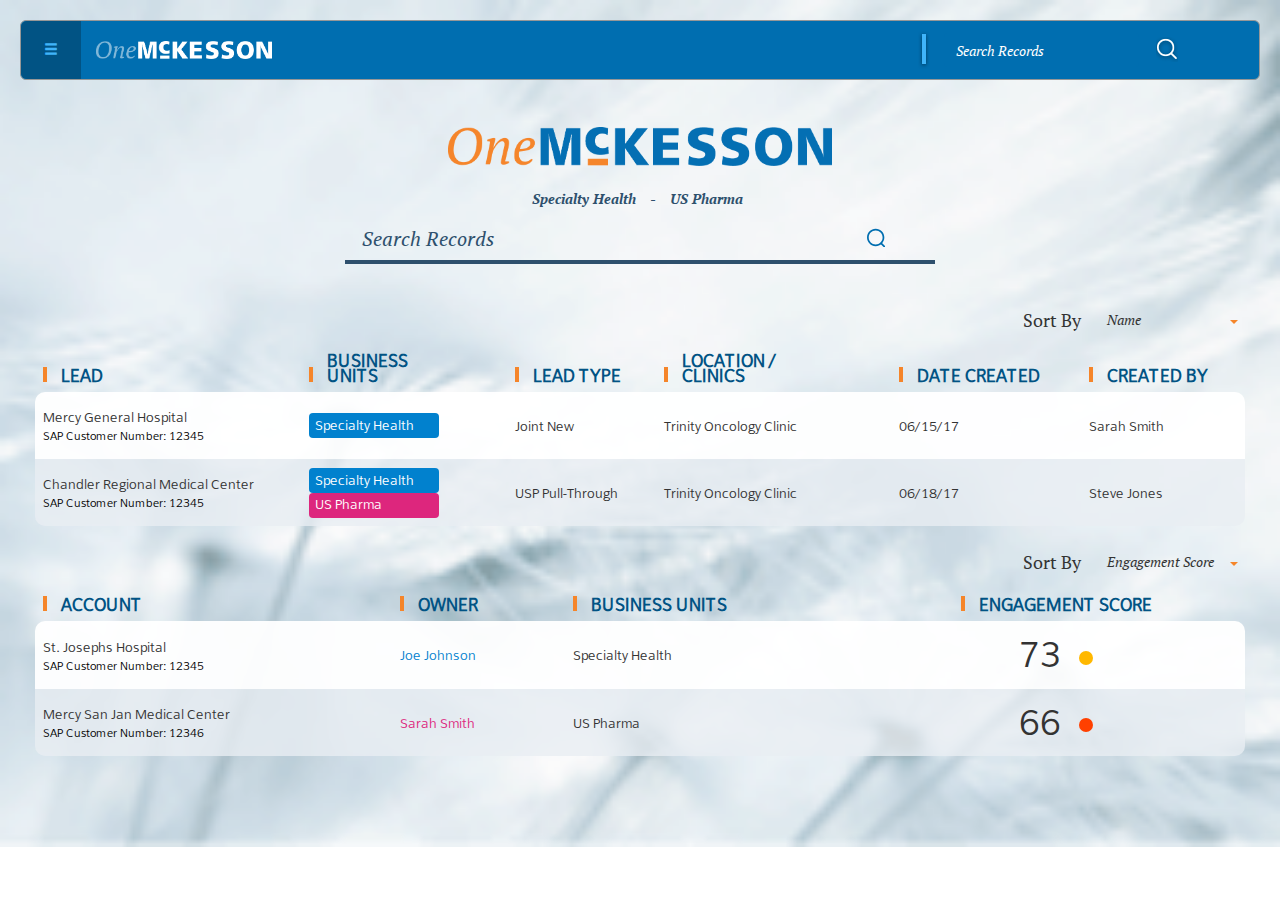
<file: index.html>
<!DOCTYPE html>
<html lang="en">
<head>

  <meta charset="utf-8">
  <meta http-equiv="X-UA-Compatible" content="IE=edge">
  <meta name="viewport" content="width=device-width, initial-scale=1">
  <!-- The above 3 meta tags *must* come first in the head; any other head content must come *after* these tags -->
  <title>OneMcKesson</title>

  <!-- Bootstrap -->
  <apex:outputPanel rendered="false">
  <link href="css/bootstrap.min.css" rel="stylesheet"/>
</apex:outputPanel>
<!--<link href="css/bootstrap.min.css" rel="stylesheet">-->
<apex:stylesheet value="{!URLFOR($Resource.onemck_v4, 'css/bootstrap.min.css')}"/>

<link href="css/custom.css" rel="stylesheet">
<link rel="stylesheet" href="http://cdnjs.cloudflare.com/ajax/libs/font-awesome/4.2.0/css/font-awesome.min.css">

<!-- HTML5 shim and Respond.js for IE8 support of HTML5 elements and media queries -->
<!-- WARNING: Respond.js doesn't work if you view the page via file:// -->
<!--[if lt IE 9]>
<script src="https://oss.maxcdn.com/html5shiv/3.7.3/html5shiv.min.js"></script>
<script src="https://oss.maxcdn.com/respond/1.4.2/respond.min.js"></script>
<![endif]-->
</head>
<body>
  <template id="mshbubble">
    <svg class="visible-xs-block" width="80px" height="25px" viewBox="0 0 130 25" version="1.1" xmlns="http://www.w3.org/2000/svg" xmlns:xlink="http://www.w3.org/1999/xlink">
      <!-- Generator: Sketch 44.1 (41455) - http://www.bohemiancoding.com/sketch -->
      <desc>Created with Sketch.</desc>
      <defs></defs>
      <g id="2.-DASHBOARD" stroke="none" stroke-width="1" fill="none" fill-rule="evenodd">
        <g id="Desktop" transform="translate(-289.000000, -773.000000)">
          <g id="Group-16" transform="translate(289.000000, 773.000000)">
            <g id="Group-15">
              <rect id="Rectangle-4" fill="#0181CE" x="0" y="0" width="130" height="25" rx="4"></rect>
              <text id="Specialty-Health" font-family=".AppleSystemUIFont" font-size="14" font-weight="normal" fill="#FFFFFF">
                <tspan x="6" y="17">Specialty Health</tspan>
              </text>
            </g>
          </g>
        </g>
      </g>
    </svg>
    <svg class="visible-sm-block visible-md-block visible-lg-block" width="130px" height="25px" viewBox="0 0 130 25" version="1.1" xmlns="http://www.w3.org/2000/svg" xmlns:xlink="http://www.w3.org/1999/xlink">
      <!-- Generator: Sketch 44.1 (41455) - http://www.bohemiancoding.com/sketch -->
      <desc>Created with Sketch.</desc>
      <defs></defs>
      <g id="2.-DASHBOARD" stroke="none" stroke-width="1" fill="none" fill-rule="evenodd">
        <g id="Desktop" transform="translate(-289.000000, -773.000000)">
          <g id="Group-16" transform="translate(289.000000, 773.000000)">
            <g id="Group-15">
              <rect id="Rectangle-4" fill="#0181CE" x="0" y="0" width="130" height="25" rx="4"></rect>
              <text id="Specialty-Health" font-family=".AppleSystemUIFont" font-size="14" font-weight="normal" fill="#FFFFFF">
                <tspan x="6" y="17">Specialty Health</tspan>
              </text>
            </g>
          </g>
        </g>
      </g>
    </svg>
  </template>
  <template id="uspbubble">
    <svg class="visible-xs-block" width="80px" height="25px" viewBox="0 0 130 25" version="1.1" xmlns="http://www.w3.org/2000/svg" xmlns:xlink="http://www.w3.org/1999/xlink">
      <!-- Generator: Sketch 44.1 (41455) - http://www.bohemiancoding.com/sketch -->
      <desc>Created with Sketch.</desc>
      <defs></defs>
      <g id="2.-DASHBOARD" stroke="none" stroke-width="1" fill="none" fill-rule="evenodd">
        <g id="Desktop" transform="translate(-289.000000, -822.000000)">
          <g id="Group-7" transform="translate(289.000000, 822.000000)">
            <g id="Group-17">
              <rect id="Rectangle-4" fill="#DD267D" x="0" y="0" width="130" height="25" rx="4"></rect>
              <text id="Medical-Surgical" font-family=".AppleSystemUIFont" font-size="14" font-weight="normal" fill="#FFFFFF">
                <tspan x="6" y="16">US Pharma</tspan>
              </text>
            </g>
          </g>
        </g>
      </g>
    </svg>
    <svg class="visible-sm-block visible-md-block visible-lg-block" width="130px" height="25px" viewBox="0 0 130 25" version="1.1" xmlns="http://www.w3.org/2000/svg" xmlns:xlink="http://www.w3.org/1999/xlink">
      <!-- Generator: Sketch 44.1 (41455) - http://www.bohemiancoding.com/sketch -->
      <desc>Created with Sketch.</desc>
      <defs></defs>
      <g id="2.-DASHBOARD" stroke="none" stroke-width="1" fill="none" fill-rule="evenodd">
        <g id="Desktop" transform="translate(-289.000000, -822.000000)">
          <g id="Group-7" transform="translate(289.000000, 822.000000)">
            <g id="Group-17">
              <rect id="Rectangle-4" fill="#DD267D" x="0" y="0" width="130" height="25" rx="4"></rect>
              <text id="Medical-Surgical" font-family=".AppleSystemUIFont" font-size="14" font-weight="normal" fill="#FFFFFF">
                <tspan x="6" y="16">US Pharma</tspan>
              </text>
            </g>
          </g>
        </g>
      </g>
    </svg>
  </template>
  <div class="container-fluid mycontainer">
    <div class="row headerrow vertical-align">
      <!--Header elements here-->
      <div class="col-xs-1 vertical-align">
        <button type="button" class="btn btn-default hamburgerbutton" aria-label="Left Align">
          <span class="glyphicon glyphicon-menu-hamburger hamburgericon" aria-hidden="true"></span>
        </button>
      </div>
      <div class="col-xs-2 hidden-xs">
        <img src="img/OneMcKesson_Logo_White.png" class="img-responsive headerlogo" alt="mckesson logo(header)"/>
      </div>
      <div class="col-xs-6 col-xs-offset-3 visible-xs">
        <img src="img/OneMcKesson_Logo_White.png" class="img-responsive headerlogo" alt="mckesson logo(header)"/>
      </div>
      <div class="col-xs-9 hidden-xs"><!--Search bar goes here-->
        <div class="col-xs-12">
          <ul class="list-inline headersearchul pull-right" >
            <li class="hidden-xs">
              <img src="img/Rectangle.png" class="img-responsive" alt="mckesson search rectangle(header)"/>
            </li>
            <li class="hidden-xs">
              <div class="dropdown" id="headersearchdropdowndiv">
                <input type="text" class="form-control dropdown-toggle headersearchbar" id="headersearchinput" data-toggle="dropdown" placeholder="Search Records">
                <ul class="dropdown-menu" aria-labelledby="headersearchinput" id="headersearchinputsearchresult">
                  <li><a>Name</a></li>
                  <li><a>Business Units</a></li>
                  <li><a>Lead Type</a></li>
                </ul>
              </div>
              <!--<input type="text" class="form-control headersearchbar" placeholder="Search Accounts" list="searchresults">-->
            </li>
            <li>
              <!--<img src="img/headersearch.png" class="img-responsive" alt="mckesson search(header)"/>-->
              <img src="img/whitesearch.svg" class="img-responsive" alt="mckesson search(header)"/>
            </li>
          </ul>
        </div><!-- /input-group -->
      </div>
      <div class="col-xs-5 visible-xs"><!--Search bar goes here-->
        <!--<div class="col-xs-8">-->
        <ul class="list-inline headersearchul pull-right" >
          <li>
            <!--<img src="img/headersearch.png" class="img-responsive" alt="mckesson search(header)" id="headersearchlogomobile"/>-->
            <!--<button type="button" class="btn btn-default" data-container="body" data-toggle="popover" data-placement="bottom" data-content="Vivamus
            sagittis lacus vel augue laoreet rutrum faucibus.">
            Popover on bottom
          </button>-->
          <div id="headersearchmobilediv" data-toggle="popover" data-placement="bottom"><!--data-trigger="focus">-->
            <img src="img/whitesearch.svg" class="img-responsive" alt="mckesson search(header)" id="headersearchlogomobile" />
          </div>
        </li>
      </ul>
      <!--</div>--><!-- /input-group -->
    </div>
    <!--<div id="header_search_popover_content_wrapper" style="display:none;">

  </div>-->
</div>
<div class="row">
  <!--Header elements here-->
  <div class="col-xs-6 col-xs-offset-3 col-lg-offset-4 col-lg-4 col-md-offset-4 col-md-4 col-sm-offset-4 col-sm-4"><!--OneMcK logo goes here-->
    <img src="img/OneMcKesson_Logo_Color.png" class="img-responsive center-block mainlogo" alt="mckesson logo"/>
  </div>
</div>
<div class="row">
  <!--Header elements here-->
  <div class="col-xs-12 text-center"><!--OneMcK logo goes here-->
    <ul class="list-inline divisions">
      <li>Specialty Health</li>
      <li>-</li>
      <li>US Pharma</li>
    </ul>
  </div>
</div>
<div class="row centersearchrow">
  <div class="col-xs-8 col-xs-offset-2 col-sm-6 col-sm-offset-3">
    <div class="input-group centersearch">
      <ul class="list-inline centersearchul">
        <li>
          <div class="dropdown" id="centersearchdropdowndiv">
            <input type="text" class="form-control dropdown-toggle" id="centersearchinput" data-toggle="dropdown" placeholder="Search Records">
            <ul class="dropdown-menu" aria-labelledby="centersearchinput" id="centersearchinputsearchresult">
              <li><a>Name</a></li>
              <li><a>Business Units</a></li>
              <li><a>Lead Type</a></li>
            </ul>
          </div>
        </li>
        <li class="bluesearchsvg">
          <img src="img/bluesearch.svg" class="img-responsive" alt="mckesson search(header)"/>
        </li>
      </ul>
    </div>
  </div>
</div>
<div class="row">
  <div class="col-xs-12">
    <ul class="list-inline sortbycol pull-right">
      <li class="sortbyli">
        Sort By
      </li>
      <li>
        <div class="dropdown dropdownCustom">
          <button class="btn btn-default dropdown-toggle" type="button" id="dropdownMenu3" data-toggle="dropdown" aria-haspopup="true" aria-expanded="true">
            <span id="selected3" class="dropdownspan">Name</span>
            <span class="caret"></span>
          </button>
          <ul class="dropdown-menu" aria-labelledby="dropdownMenu3" id="dropdown-menu3-ul">
            <li><a>Name</a></li>
            <li><a>Business Units</a></li>
            <li><a>Lead Type</a></li>
            <li class="hidden-xs"><a>Location/Clinics</a></li>
            <li class="hidden-xs"><a>Date Created</a></li>
            <li class="hidden-xs"><a>Created By</a></li>
          </ul>
        </div>
      </li>
    </ul>
  </div>
</div>
<div class="row">
  <div class="col-xs-12" id="leadtablecolumn">
    <!--<div class="table-responsive">-->
    <table class="table sfdatatable" id="leadtable">
      <!--<colgroup>
      <col class="col-xs-4"></col>
      <col class="col-xs-4"></col>
      <col class="col-xs-4"></col>
    </colgroup>-->
    <thead>
      <tr>
        <th id="leadtablefirstheader">
          <ul class="list-inline">
            <li>
              <img src="img/separator.png" class="img-responsive" alt="mckesson separator">
            </li>
            <li>LEAD</li>
          </ul>
        </th>
        <th>
          <ul class="list-inline">
            <li>
              <img src="img/separator.png" class="img-responsive" alt="mckesson separator">
            </li>
            <li class="hidden-xs">BUSINESS UNITS</li>
            <li class="visible-xs-inline-block" id="buheadermobile">BU</li>
          </ul>
        </th>
        <th>
          <ul class="list-inline">
            <li>
              <img src="img/separator.png" class="img-responsive" alt="mckesson separator">
            </li>
            <li>LEAD TYPE</li>
          </ul>
        </th>
        <th class="hidden-xs">
          <ul class="list-inline">
            <li>
              <img src="img/separator.png" class="img-responsive" alt="mckesson separator">
            </li>
            <li>LOCATION / CLINICS</li>
          </ul>
        </th>
        <th class="hidden-xs">
          <ul class="list-inline">
            <li>
              <img src="img/separator.png" class="img-responsive" alt="mckesson separator">
            </li>
            <li>DATE CREATED</li>
          </ul>
        </th>
        <th class="hidden-xs">
          <ul class="list-inline">
            <li>
              <img src="img/separator.png" class="img-responsive" alt="mckesson separator">
            </li>
            <li>CREATED BY</li>
          </ul>
        </th>
      </tr>
    </thead>
    <tbody>
      <tr>
        <td>
          <table>
            <tr>
              <td>Mercy General Hospital</td>
            </tr>
            <tr>
              <td>
                SAP Customer Number: 12345
              </td>
            </tr>
          </table>
        </td>
        <td id="leadrow1">
        </td>
        <td>Joint New</td>
        <td class="hidden-xs">Trinity Oncology Clinic</td>
        <td class="hidden-xs">06/15/17</td>
        <td class="hidden-xs">Sarah Smith</td>
      </tr>
      <tr>
        <td>
          <table>
            <tr>
              <td>Chandler Regional Medical Center</td>
            </tr>
            <tr>
              <td>
                SAP Customer Number: 12345
              </td>
            </tr>
          </table>
        </td>
        <td>
          <table>
            <tr>
              <td id="leadrow2subrow1">
              </td>
            </tr>
            <tr>
              <td id="leadrow2subrow2">
              </td>
            </tr>
          </table>
        </td>
        <td>USP Pull-Through</td>
        <td class="hidden-xs">Trinity Oncology Clinic</td>
        <td class="hidden-xs">06/18/17</td>
        <td class="hidden-xs">Steve Jones</td>
      </tr>
    </tbody>
  </table>
  <!--</div>-->
</div>
</div>
<div class="row">
  <div class="col-xs-12">
    <!--Right alignment for > mobile screen size-->
    <ul class="list-inline sortbycol pull-right">
      <li class="sortbyli">
        Sort By
      </li>
      <li>
        <div class="dropdown dropdownCustom">
          <button class="btn btn-default dropdown-toggle" type="button" id="dropdownMenu1" data-toggle="dropdown" aria-haspopup="true" aria-expanded="true">
            <span id="selected1" class="dropdownspan">Engagement Score</span>
            <span class="caret"></span>
          </button>
          <ul class="dropdown-menu" aria-labelledby="dropdownMenu1" id="dropdown-menu1-ul">
            <li><a>Name</a></li>
            <li><a>Owners</a></li>
            <li class="hidden-xs"><a>Business Units</a></li>
            <li><a>Engagement Score</a></li>
          </ul>
        </div>
      </li>
    </ul>
  </div>
</div>
<div class="row">
  <div class="col-xs-12">
    <!-- Table -->
    <!--<div class="table-responsive">-->
    <table class="table sfdatatable" id="accounttable">
      <thead>
        <tr>
          <th>
            <ul class="list-inline">
              <li>
                <img src="img/separator.png" class="img-responsive" alt="mckesson separator">
              </li>
              <li>ACCOUNT</li>
            </ul>
          </th>
          <th>
            <ul class="list-inline">
              <li>
                <img src="img/separator.png" class="img-responsive" alt="mckesson separator">
              </li>
              <li>OWNER</li>
            </ul>
          </th>
          <th class="hidden-xs">
            <ul class="list-inline">
              <li>
                <img src="img/separator.png" class="img-responsive" alt="mckesson separator">
              </li>
              <li>BUSINESS UNITS</li>
            </ul>
          </th>
          <th class="hidden-xs">
            <ul class="list-inline">
              <li>
                <img src="img/separator.png" class="img-responsive" alt="mckesson separator">
              </li>
              <li>ENGAGEMENT SCORE</li>
            </ul>
          </th>
        </tr>
      </thead>
      <tbody>
        <tr>
          <td>
            <table>
              <tr>
                <td>St. Josephs Hospital</td>
              </tr>
              <tr>
                <td>
                  SAP Customer Number: 12345
                </td>
              </tr>
            </table>
          </td>
          <td class="sh_data_styling"><span class="hidden-xs">Joe Johnson</span>
            <ul class="list-inline visible-xs-block">
              <li class="sh_data_styling">
                Joe Johnson
              </li>
              <li class="engcircle">
                <img src="img/yellow_eng_score.svg" class="img-responsive" alt="red eng bubble"/>
              </li>
            </ul>
          </td>
          <td class="hidden-xs">Specialty Health</td>
          <td class="hidden-xs">
            <ul class="list-inline">
              <li>
                73
              </li>
              <li class="engcircle">
                <img src="img/yellow_eng_score.svg" class="img-responsive" alt="red eng bubble"/>
              </li>
            </ul>
          </td>
        </tr>
        <tr>
          <td>
            <table>
              <tr>
                <td>Mercy San Jan Medical Center</td>
              </tr>
              <tr>
                <td>
                  SAP Customer Number: 12346
                </td>
              </tr>
            </table>
          </td>
          <td class="usp_data_styling"><span class="hidden-xs">Sarah Smith</span>
            <ul class="list-inline visible-xs-block">
              <li class="usp_data_styling">
                Sarah Smith
              </li>
              <li class="engcircle">
                <img src="img/red_eng_score.svg" class="img-responsive" alt="red eng bubble"/>
              </li>
            </ul>
          </td>
          <td class="hidden-xs">US Pharma</td>
          <td class="hidden-xs">
            <ul class="list-inline">
              <li>
                66
              </li>
              <li class="engcircle">
                <img src="img/red_eng_score.svg" class="img-responsive" alt="red eng bubble"/>
              </li>
            </ul>
          </td>
        </tr>
        <!--<tr>
          <td>
            <table>
              <tr>
                <td>Mercy San Jan Medical Center</td>
              </tr>
              <tr>
                <td>
                  SAP Customer Number: 12346
                </td>
              </tr>
            </table>
          </td>
          <td>Joe Johnson</td>
          <td class="hidden-xs">Medical Surgical</td>
          <td class="hidden-xs">66</td>
        </tr>
        <tr>
          <td>
            <table>
              <tr>
                <td>Mercy San Jan Medical Center</td>
              </tr>
              <tr>
                <td>
                  SAP Customer Number: 12346
                </td>
              </tr>
            </table>
          </td>
          <td>Joe Johnson</td>
          <td class="hidden-xs">Medical Surgical</td>
          <td class="hidden-xs">66</td>
        </tr>
        <tr>
          <td>
            <table>
              <tr>
                <td>Mercy San Jan Medical Center</td>
              </tr>
              <tr>
                <td>
                  SAP Customer Number: 12346
                </td>
              </tr>
            </table>
          </td>
          <td>Joe Johnson</td>
          <td class="hidden-xs">Medical Surgical</td>
          <td class="hidden-xs">66</td>
        </tr>
        <tr>
          <td>
            <table>
              <tr>
                <td>Mercy San Jan Medical Center</td>
              </tr>
              <tr>
                <td>
                  SAP Customer Number: 12346
                </td>
              </tr>
            </table>
          </td>
          <td>Joe Johnson</td>
          <td class="hidden-xs">Medical Surgical</td>
          <td class="hidden-xs">66</td>
        </tr>
        <tr>
          <td>
            <table>
              <tr>
                <td>Mercy San Jan Medical Center</td>
              </tr>
              <tr>
                <td>
                  SAP Customer Number: 12346
                </td>
              </tr>
            </table>
          </td>
          <td>Joe Johnson</td>
          <td class="hidden-xs">Medical Surgical</td>
          <td class="hidden-xs">66</td>
        </tr>
        <tr>
          <td>
            <table>
              <tr>
                <td>Mercy San Jan Medical Center</td>
              </tr>
              <tr>
                <td>
                  SAP Customer Number: 12346
                </td>
              </tr>
            </table>
          </td>
          <td>Joe Johnson</td>
          <td class="hidden-xs">Medical Surgical</td>
          <td class="hidden-xs">66</td>
        </tr>-->
      </tbody>
    </table>
    <!--</div>-->
  </div>
</div>
</div><!--main column-->
</div>
<div class="clearfix hidden-md hidden-lg"></div>
</div>
<!-- jQuery (necessary for Bootstrap's JavaScript plugins) -->
<script src="https://ajax.googleapis.com/ajax/libs/jquery/1.12.4/jquery.min.js"></script>
<!-- Include all compiled plugins (below), or include individual files as needed -->
<script src="js/bootstrap.min.js"></script>
<script src="js/custom.js"></script>
</body>
</html>
</file>
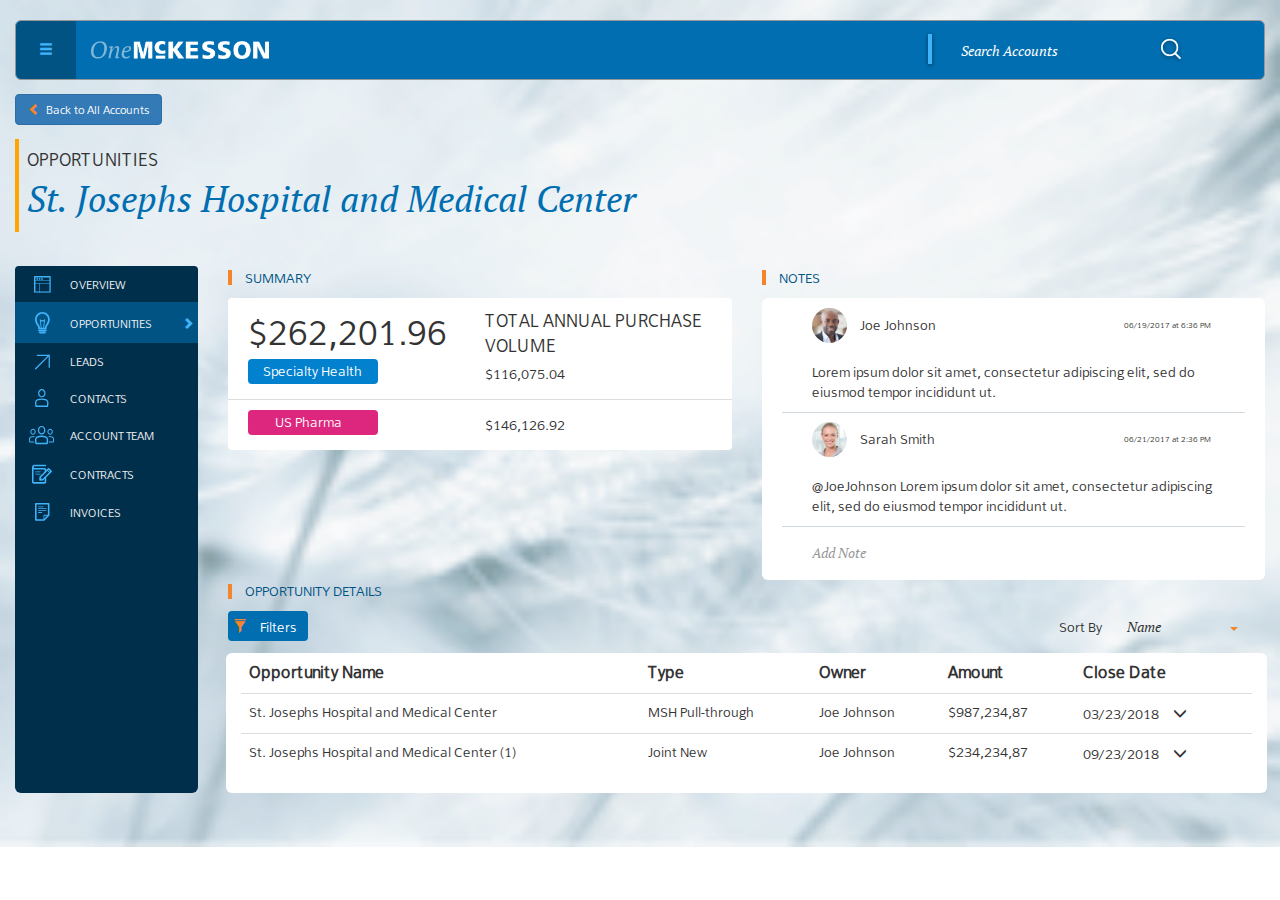
<file: opp_overview.html>
<!DOCTYPE html>
<html lang="en">
<head>

  <meta charset="utf-8">
  <meta http-equiv="X-UA-Compatible" content="IE=edge">
  <meta name="viewport" content="width=device-width, initial-scale=1">
  <!-- The above 3 meta tags *must* come first in the head; any other head content must come *after* these tags -->
  <title>OneMcKesson</title>

  <!-- Bootstrap -->
  <link href="css/bootstrap.min.css" rel="stylesheet"/>
  <!--<link href="css/bootstrap.min.css" rel="stylesheet">-->

  <link href="css/opp_details_custom.css" rel="stylesheet">
  <!--<link rel="stylesheet" href="http://cdnjs.cloudflare.com/ajax/libs/font-awesome/4.2.0/css/font-awesome.min.css">-->

  <!-- HTML5 shim and Respond.js for IE8 support of HTML5 elements and media queries -->
  <!-- WARNING: Respond.js doesn't work if you view the page via file:// -->
  <!--[if lt IE 9]>
  <script src="https://oss.maxcdn.com/html5shiv/3.7.3/html5shiv.min.js"></script>
  <script src="https://oss.maxcdn.com/respond/1.4.2/respond.min.js"></script>
  <![endif]-->
</head>
<body>
  <template id="mshbubble_overview">
    <svg width="40px" height="40px" viewBox="0 0 40 40" version="1.1" xmlns="http://www.w3.org/2000/svg" xmlns:xlink="http://www.w3.org/1999/xlink">
      <desc>Created with Sketch.</desc>
      <defs></defs>
      <g id="2.-DASHBOARD" stroke="none" stroke-width="1" fill="none" fill-rule="evenodd">
        <g id="iPad-Portrait" transform="translate(-658.000000, -75.000000)">
          <g id="BUBBLES" transform="translate(608.000000, 75.000000)">
            <g id="MHS" transform="translate(50.000000, 0.000000)">
              <g id="Group-9">
                <circle id="Oval-2" fill="#4BCDA8" cx="20" cy="20" r="20"></circle>
                <text id="MHS" font-family="FranKleinBook_Book" font-size="12" font-weight="normal" fill="#FFFFFF">
                  <tspan x="6.47949219" y="24">MHS</tspan>
                </text>
              </g>
            </g>
          </g>
        </g>
      </g>
    </svg>
  </template>
  <template id="uspbubble_overview">
    <svg width="40px" height="40px" viewBox="0 0 40 40" version="1.1" xmlns="http://www.w3.org/2000/svg" xmlns:xlink="http://www.w3.org/1999/xlink">
      <desc>Created with Sketch.</desc>
      <defs></defs>
      <g id="2.-DASHBOARD" stroke="none" stroke-width="1" fill="none" fill-rule="evenodd">
        <g id="iPad-Portrait" transform="translate(-658.000000, -75.000000)">
          <g id="BUBBLES" transform="translate(608.000000, 75.000000)">
            <g id="MHS" transform="translate(50.000000, 0.000000)">
              <g id="Group-9">
                <circle id="Oval-2" fill="#D8649C" cx="20" cy="20" r="20"></circle>
                <text id="MHS" font-family="FranKleinBook_Book" font-size="12" font-weight="normal" fill="#FFFFFF">
                  <tspan x="8.47949219" y="24">USP</tspan>
                </text>
              </g>
            </g>
          </g>
        </g>
      </g>
    </svg>
  </template>
  <div class="container-fluid mycontainer">
    <div class="row headerrow vertical-align">
      <!--Header elements here-->
      <div class="col-xs-1 vertical-align">
        <button type="button" class="btn btn-default hamburgerbutton" aria-label="Left Align">
          <span class="glyphicon glyphicon-menu-hamburger hamburgericon" aria-hidden="true"></span>
        </button>
      </div>
      <div class="col-xs-2 hidden-xs">
        <img src="img/OneMcKesson_Logo_White.png" class="img-responsive headerlogo" alt="mckesson logo(header)"/>
      </div>
      <div class="col-xs-6 col-xs-offset-3 visible-xs">
        <img src="img/OneMcKesson_Logo_White.png" class="img-responsive headerlogo" alt="mckesson logo(header)"/>
      </div>
      <div class="col-xs-9 hidden-xs"><!--Search bar goes here-->
        <div class="col-xs-12">
          <ul class="list-inline headersearchul pull-right" >
            <li class="hidden-xs">
              <img src="img/Rectangle.png" class="img-responsive" alt="mckesson search rectangle(header)"/>
            </li>
            <li class="hidden-xs">
              <div class="dropdown" id="headersearchdropdowndiv">
                <input type="text" class="form-control dropdown-toggle headersearchbar" id="headersearchinput" data-toggle="dropdown" placeholder="Search Accounts">
                <ul class="dropdown-menu" aria-labelledby="headersearchinput" id="headersearchinputsearchresult">
                  <li><a>Name</a></li>
                  <li><a>Business Units</a></li>
                  <li><a>Lead Type</a></li>
                </ul>
              </div>
            </li>
            <li>
              <img src="img/whitesearch.svg" class="img-responsive" alt="mckesson search(header)"/>
            </li>
          </ul>
        </div><!-- /input-group -->
      </div>
      <div class="col-xs-5 visible-xs"><!--Search bar goes here-->
        <ul class="list-inline headersearchul pull-right" >
          <li>
            <div id="headersearchmobilediv" data-toggle="popover" data-placement="bottom"><!--data-trigger="focus">-->
              <img src="img/whitesearch.svg" class="img-responsive" alt="mckesson search(header)" id="headersearchlogomobile" />
            </div>
          </li>
        </ul>
      </div>
    </div>
    <div class="row myrow" id="navrow">
      <div class="col-xs-6">
        <button class="btn btn-primary " type="button" id="backbutton">
          <span class="glyphicon glyphicon-chevron-left" id="backchevron"></span>Back to All Accounts
        </button>
      </div>
      <div class="col-xs-6">
        <div class="pull-right">
          <ul class="list-inline" id="bulisting">
          </ul>
        </div>
      </div>
    </div>
    <div class="row myrow" id="overviewrow">
      <div class="col-xs-12">
        <table class="table" id="accountheadertable">
          <tr>
            <td>
              OPPORTUNITIES
            </td>
          </tr>
          <tr>
            <td>
              St. Josephs Hospital and Medical Center
            </td>
          </tr>
        </table>
      </div>
    </div>
    <div class="row myrow row-eq-height" id="maincontentrow">
      <div class="col-xs-12 col-lg-2 col-md-2 col-sm-2" id="leftsidebarcolumn">
        <div id="leftsidebarulcontainer">
          <ul class="list-group" id="leftsidebar">
            <li class="list-group-item" id="overviewli">
              <ul class="list-inline">
                <li>
                  <img src="img/account_overview_overview.svg" class="img-responsive" alt="mckesson overview icon"/>
                </li>
                <li>
                  OVERVIEW
                </li>
              </ul>
              <li class="list-group-item" id="opptyli">
                <ul class="list-inline">
                  <li>
                    <img src="img/account_overview_oppty.svg" class="img-responsive" alt="mckesson oppty icon"/>
                  </li>
                  <li>
                    OPPORTUNITIES
                  </li>
                  <li class="hidden-sm hidden-xs">
                    <span class="glyphicon glyphicon-chevron-right" id="overviewchevron"></span>
                  </li>
                </ul>
              </li>
              <li class="list-group-item">
                <ul class="list-inline">
                  <li>
                    <img src="img/account_overview_leads.svg" class="img-responsive" alt="mckesson leads icon"/>
                  </li>
                  <li>
                    LEADS
                  </li>
                </ul>
              </li>
              <li class="list-group-item">
                <ul class="list-inline">
                  <li>
                    <img src="img/account_overview_contacts.svg" class="img-responsive" alt="mckesson contacts icon"/>
                  </li>
                  <li>
                    CONTACTS
                  </li>
                </ul>
              </li>
              <li class="list-group-item">
                <ul class="list-inline">
                  <li>
                    <img src="img/account_overview_account_team.svg" class="img-responsive" alt="mckesson account team icon"/>
                  </li>
                  <li>
                    ACCOUNT TEAM
                  </li>
                </ul>
              </li>
              <li class="list-group-item">
                <ul class="list-inline">
                  <li>
                    <img src="img/account_overview_contracts.svg" class="img-responsive" alt="mckesson contracts icon"/>
                  </li>
                  <li>
                    CONTRACTS
                  </li>
                </ul>
              </li>
              <li class="list-group-item">
                <ul class="list-inline">
                  <li>
                    <img src="img/account_overview_invoices.svg" class="img-responsive" alt="mckesson invoices icon"/>
                  </li>
                  <li>
                    INVOICES
                  </li>
                </ul>
              </li>
            </ul>
          </div>
        </div>
        <div class="col-xs-12 col-lg-10 col-md-10 col-sm-10" id="maincontentcolumn">
          <!--<div class="container-fluid">-->
          <div class="row" id="salesInfengTimelinerow">
            <div class="col-xs-12 col-sm-6 col-md-6 col-lg-6">
              <div class="container-fluid">
                <div class="row">
                  <ul class="list-inline sectionheader">
                    <li>
                      <img src="img/separator.png" class="img-responsive" alt="mckesson separator">
                    </li>
                    <li>SUMMARY</li>
                  </ul>
                </div>
                <div class="row">
                  <ul class="list-group" id="totalSaleslistgroup">
                    <li class="list-group-item">
                      <ul class="list-inline">
                        <li id="totalSalesAmount">
                          $262,201.96
                        </li>
                        <li id="ytdnetsales">TOTAL ANNUAL PURCHASE VOLUME</li>
                      </ul>
                      <ul class="list-inline">
                        <li>
                          <svg width="130px" height="25px" viewBox="0 0 130 25" version="1.1" xmlns="http://www.w3.org/2000/svg" xmlns:xlink="http://www.w3.org/1999/xlink">
                            <desc>Created with Sketch.</desc>
                            <defs></defs>
                            <g id="2.-DASHBOARD" stroke="none" stroke-width="1" fill="none" fill-rule="evenodd">
                              <g id="Desktop" transform="translate(-289.000000, -773.000000)">
                                <g id="Group-16" transform="translate(289.000000, 773.000000)">
                                  <g id="Group-15">
                                    <rect id="Rectangle-4" fill="#0181CE" x="0" y="0" width="130" height="25" rx="4"></rect>
                                    <text id="Specialty-Health" font-family=".AppleSystemUIFont" font-size="14" font-weight="normal" fill="#FFFFFF">
                                      <tspan x="15" y="17">Specialty Health</tspan>
                                    </text>
                                  </g>
                                </g>
                              </g>
                            </g>
                          </svg>
                        </li>
                        <li>$116,075.04</li>
                      </ul>
                    </li>
                    <li class="list-group-item">
                      <ul class="list-inline">
                        <li>
                          <svg width="130px" height="25px" viewBox="0 0 130 25" version="1.1" xmlns="http://www.w3.org/2000/svg" xmlns:xlink="http://www.w3.org/1999/xlink">
                            <desc>Created with Sketch.</desc>
                            <defs></defs>
                            <g id="2.-DASHBOARD" stroke="none" stroke-width="1" fill="none" fill-rule="evenodd">
                              <g id="Desktop" transform="translate(-289.000000, -822.000000)">
                                <g id="Group-7" transform="translate(289.000000, 822.000000)">
                                  <g id="Group-17">
                                    <rect id="Rectangle-4" fill="#DD267D" x="0" y="0" width="130" height="25" rx="4"></rect>
                                    <text id="Medical-Surgical" font-family=".AppleSystemUIFont" font-size="14" font-weight="normal" fill="#FFFFFF">
                                      <tspan x="27" y="17">US Pharma</tspan>
                                    </text>
                                  </g>
                                </g>
                              </g>
                            </g>
                          </svg>
                        </li>
                        <li>
                          $146,126.92
                        </li>
                      </ul>
                    </li>
                  </ul>
                </div>
              </div>
            </div>
            <div class="col-xs-12 col-sm-6 col-md-6 col-lg-6">
              <div class="container-fluid">
                <div class="row">
                  <ul class="list-inline sectionheader">
                    <li>
                      <img src="img/separator.png" class="img-responsive" alt="mckesson separator">
                    </li>
                    <li>NOTES</li>
                  </ul>
                </div>
                <div class="row" id="notesrow">
                  <div id="notesdiv">
                    <ul class="list-group" id="noteslistgroup">
                      <li class="list-group-item">
                        <ul class="list-group">
                          <li class="list-group-item">
                            <ul class="list-inline">
                              <li>
                                <img src="img/man-jj.jpeg" class="img-responsive img-circle" alt="mckesson icon">
                              </li>
                              <li>Joe Johnson</li>
                              <li>06/19/2017 at 6:36 PM</li>
                            </ul>
                          </li>
                          <li class="list-group-item">
                            Lorem ipsum dolor sit amet, consectetur adipiscing elit, sed do eiusmod tempor incididunt ut.
                          </li>
                        </ul>
                      </li>
                      <li class="list-group-item">
                        <ul class="list-group">
                          <li class="list-group-item">
                            <ul class="list-inline">
                              <li>
                                <img src="img/woman_3-ss.jpeg" class="img-responsive img-circle" alt="mckesson icon">
                              </li>
                              <li>Sarah Smith</li>
                              <li>06/21/2017 at 2:36 PM</li>
                            </ul>
                          </li>
                          <li class="list-group-item">
                            @JoeJohnson Lorem ipsum dolor sit amet, consectetur adipiscing elit, sed do eiusmod tempor incididunt ut.
                          </li>
                        </ul>
                      </li>
                      <li class="list-group-item">
                        <ul class="list-group">
                          <li class="list-group-item">
                            <input type="text" class="notesinputbar form-control" id="oppnotesinput" placeholder="Add Note">
                          </li>
                        </ul>
                      </li>
                    </ul>
                  </div>
                </div>
              </div>
            </div>
          </div>
          <div class="row" id="productssoldrow">
            <div class="col-xs-12">
              <div class="container-fluid">
                <div class="row">
                  <ul class="list-inline sectionheader">
                    <li>
                      <img src="img/separator.png" class="img-responsive" alt="mckesson separator">
                    </li>
                    <li>OPPORTUNITY DETAILS</li>
                  </ul>
                </div>
              </div>
            </div>
          </div>
          <div class="row">
            <div class="col-xs-12 col-sm-4 col-md-4 col-lg-4" id="filtercol">
              <span data-toggle="popover" data-placement="right" id="filterPopover" class="hidden-xs">
                <ul class="list-inline filtercolul">
                  <li class="filtercolitem">
                    <span class="glyphicon glyphicon-filter filtericon" aria-hidden="true"></span>
                  </li>
                  <li class="filtercolitem filtertext">Filters&nbsp;&nbsp;</li>
                </ul>
              </span>
              <span data-toggle="collapse" id="filterCollapse" data-target="#filter_collapsible_mobile" aria-expanded="false" aria-controls="#filter_collapsible_mobile" class="hidden-sm hidden-md hidden-lg">
                <ul class="list-inline filtercolul">
                  <li class="filtercolitem">
                    <span class="glyphicon glyphicon-filter filtericon" aria-hidden="true"></span>
                  </li>
                  <li class="filtercolitem filtertext">Filters&nbsp;&nbsp;</li>
                </ul>
              </span>
            </div>
            <div class="col-xs-12 collapse" id="filter_collapsible_mobile">
              <div id="filter_collapsible_div">
                <div class="container-fluid">
                <div class="row">
                  <ul class="list-inline text-center">
                    <li>
                      <button type="button" class="btn btn-default" id="filterclearbtn">Clear</button>
                    </li>
                    <li>
                      <button type="button" class="btn btn-primary" id="filterapplybtn">Apply</button>
                    </li>
                  </ul>
                </div>
                <div class="row">
                  <ul class="list-group">
                    <li class="list-group-item">
                      Type
                    </li>
                  </ul>
                  <ul class="list-group">
                    <li class="list-group-item">
                      <div class="checkbox checkbox-circle">
                        <input id="mshpt" type="checkbox">
                        <label for="mshpt">
                          MSH Pull-through
                        </label>
                      </div>
                    </li>
                    <li class="list-group-item">
                      <div class="checkbox checkbox-circle">
                        <input id="jn" type="checkbox">
                        <label for="jn">
                          Joint New
                        </label>
                      </div>
                    </li>
                  </ul>
                  <ul class="list-group">
                    <li class="list-group-item">
                      Owner
                    </li>
                  </ul>
                  <ul class="list-group">
                    <li class="list-group-item">
                      <div class="checkbox checkbox-circle">
                        <input id="jj" type="checkbox">
                        <label for="jj">
                          Joe Johnson
                        </label>
                      </div>
                    </li>
                    <li class="list-group-item">
                      <div class="checkbox checkbox-circle">
                        <input id="ss" type="checkbox">
                        <label for="ss">
                          Sarah Smith
                        </label>
                      </div>
                    </li>
                  </ul>
                </div>
              </div>
              </div>
            </div>
            <div class="col-xs-12 col-sm-8 col-md-8 col-lg-8">
              <div class="tab-desk-float-right">
                <ul class="list-inline">
                  <li>Sort By</li>
                  <li>
                    <div class="dropdown dropdownCustom">
                      <button class="btn btn-default dropdown-toggle" type="button" id="oppdropdown" data-toggle="dropdown" aria-haspopup="true" aria-expanded="true">
                        <span id="oppdropdownselected" class="dropdownspan">Name</span>
                        <span id="oppdropdowncaret" class="caret"></span>
                      </button>
                      <ul class="dropdown-menu" aria-labelledby="oppdropdown" id="oppdropdown-ul">
                        <li><a>Name</a></li>
                        <li><a>Business Units</a></li>
                        <li><a>Lead Type</a></li>
                        <li class="hidden-xs"><a>Location/Clinics</a></li>
                        <li class="hidden-xs"><a>Date Created</a></li>
                        <li class="hidden-xs"><a>Created By</a></li>
                      </ul>
                    </div>
                  </li>
                </ul>
              </div>
            </div>
          </div>
          <div id="filter_popover_content_wrapper" style="display:none">
            <div class="row">
              <ul class="list-inline">
                <li>
                  <button type="button" class="btn btn-default">Clear</button>
                </li>
                <li>
                  <button type="button" class="btn btn-primary">Apply</button>
                </li>
              </ul>
            </div>
            <div class="row">
              <ul class="list-group">
                <li class="list-group-item">
                  Type
                </li>
              </ul>
              <ul class="list-group">
                <li class="list-group-item">
                  <div class="checkbox checkbox-circle">
                    <input id="mshpt" type="checkbox">
                    <label for="mshpt">
                      MSH Pull-through
                    </label>
                  </div>
                </li>
                <li class="list-group-item">
                  <div class="checkbox checkbox-circle">
                    <input id="jn" type="checkbox">
                    <label for="jn">
                      Joint New
                    </label>
                  </div>
                </li>
              </ul>
              <ul class="list-group">
                <li class="list-group-item">
                  Owner
                </li>
              </ul>
              <ul class="list-group">
                <li class="list-group-item">
                  <div class="checkbox checkbox-circle">
                    <input id="jj" type="checkbox">
                    <label for="jj">
                      Joe Johnson
                    </label>
                  </div>
                </li>
                <li class="list-group-item">
                  <div class="checkbox checkbox-circle">
                    <input id="ss" type="checkbox">
                    <label for="ss">
                      Sarah Smith
                    </label>
                  </div>
                </li>
              </ul>
            </div>
          </div>
          <!--</div>-->
          <div class="row" id="oppdetailsrow">
            <div class="col-xs-12">
              <div class="container-fluid">
                <div class="row">
                  <table class="table" id="oppdatatable">
                    <thead class="hidden-xs">
                      <tr>
                        <td>
                          Opportunity Name
                        </td>
                        <td>
                          Type
                        </td>
                        <td>
                          Owner
                        </td>
                        <td>
                          Amount
                        </td>
                        <td>
                          Close Date
                        </td>
                      </tr>
                    </thead>
                    <tbody>
                      <tr>
                        <td>
                          St. Josephs Hospital and Medical Center
                        </td>
                        <td class="hidden-xs">
                          MSH Pull-through
                        </td>
                        <td class="hidden-xs">
                          Joe Johnson
                        </td>
                        <td class="hidden-xs">
                          $987,234,87
                        </td>
                        <td>
                          <ul class="list-inline">
                            <li class="hidden-xs">03/23/2018</li>
                            <li>
                              <button class="btn" type="button" data-toggle="collapse" data-target="#row-stjoseph" aria-expanded="false" aria-controls="#row-stjoseph" id="btn-stjoseph">
                                <span class="glyphicon glyphicon-menu-down"></span>
                              </button>
                            </li>
                          </ul>
                        </td>
                      </tr>
                      <tr>
                        <td colspan="5">
                          <div class="row collapse opprowdetails" id="row-stjoseph">
                            <div class="col-xs-12 col-sm-12 col-md-6 col-lg-6">
                              <ul class="list-group">
                                <li class="list-group-item">
                                  <ul class="list-inline">
                                    <li>TYPE</li>
                                    <li>MSH Pull-through</li>
                                  </ul>
                                </li>
                                <li class="list-group-item">
                                  <ul class="list-inline">
                                    <li>OWNER</li>
                                    <li>Joe Johnson</li>
                                  </ul>
                                </li>
                                <li class="list-group-item">
                                  <ul class="list-inline">
                                    <li>AMOUNT</li>
                                    <li>$987,234,87</li>
                                  </ul>
                                </li>
                                <li class="list-group-item">
                                  <ul class="list-inline">
                                    <li>CLOSE DATE</li>
                                    <li>03/23/2018</li>
                                  </ul>
                                </li>
                                <li class="list-group-item">
                                  <ul class="list-inline">
                                    <li>RECORD TYPE</li>
                                    <li>Oncology Opportunity</li>
                                  </ul>
                                </li>
                                <li class="list-group-item">
                                  <ul class="list-inline">
                                    <li>CATEGORY</li>
                                    <li>Oncology</li>
                                  </ul>
                                </li>
                              </ul>
                            </div>
                            <div class="col-xs-12 col-sm-12 col-md-6 col-lg-6">
                              <ul class="list-group">
                                <li class="list-group-item">
                                  <ul class="list-inline">
                                    <li>STAGE</li>
                                    <li>1 - Planning Phase</li>
                                  </ul>
                                </li>
                                <li class="list-group-item">
                                  <ul class="list-inline">
                                    <li>PROBABILITY</li>
                                    <li>5%</li>
                                  </ul>
                                </li>
                                <li class="list-group-item">
                                  <ul class="list-inline">
                                    <li>PARENT OPPORTUNITY</li>
                                    <li>Lorem ipsum</li>
                                  </ul>
                                </li>
                                <li class="list-group-item">
                                  <ul class="list-inline">
                                    <li>BUSINESS UNIT</li>
                                    <li>MSH</li>
                                  </ul>
                                </li>
                                <li class="list-group-item">
                                  <ul class="list-inline">
                                    <li>DESCRIPTION</li>
                                    <li>USP acquired Customer, Possible new business for MSH</li>
                                  </ul>
                                </li>
                                <li class="list-group-item">
                                  <ul class="list-inline">
                                    <li>LAST CALL</li>
                                    <li>4/10/2017</li>
                                  </ul>
                                </li>
                              </ul>
                            </div>
                          </div>
                        </td>
                      </tr>
                      <tr>
                        <td>
                          St. Josephs Hospital and Medical Center (1)
                        </td>
                        <td class="hidden-xs">
                          Joint New
                        </td>
                        <td class="hidden-xs">
                          Joe Johnson
                        </td>
                        <td class="hidden-xs">
                          $234,234,87
                        </td>
                        <td>
                          <ul class="list-inline">
                            <li class="hidden-xs">09/23/2018</li>
                            <li>
                              <button class="btn" type="button" data-toggle="collapse" data-target="#row-stjoseph1" aria-expanded="false" aria-controls="#row-stjoseph1" id="btn-stjoseph1">
                                <span class="glyphicon glyphicon-menu-down"></span>
                              </button>
                            </li>
                          </ul>
                        </td>
                      </tr>
                      <tr>
                        <td colspan="5">
                          <div class="row collapse opprowdetails" id="row-stjoseph1">
                            <div class="col-xs-12 col-sm-12 col-md-6 col-lg-6">
                              <ul class="list-group">
                                <li class="list-group-item">
                                  <ul class="list-inline">
                                    <li>TYPE</li>
                                    <li>Joint New</li>
                                  </ul>
                                </li>
                                <li class="list-group-item">
                                  <ul class="list-inline">
                                    <li>OWNER</li>
                                    <li>Joe Johnson</li>
                                  </ul>
                                </li>
                                <li class="list-group-item">
                                  <ul class="list-inline">
                                    <li>AMOUNT</li>
                                    <li>$234,234,87</li>
                                  </ul>
                                </li>
                                <li class="list-group-item">
                                  <ul class="list-inline">
                                    <li>CLOSE DATE</li>
                                    <li>09/23/2018</li>
                                  </ul>
                                </li>
                                <li class="list-group-item">
                                  <ul class="list-inline">
                                    <li>RECORD TYPE</li>
                                    <li>Oncology Opportunity</li>
                                  </ul>
                                </li>
                                <li class="list-group-item">
                                  <ul class="list-inline">
                                    <li>CATEGORY</li>
                                    <li>Oncology</li>
                                  </ul>
                                </li>
                              </ul>
                            </div>
                            <div class="col-xs-12 col-sm-12 col-md-6 col-lg-6">
                              <ul class="list-group">
                                <li class="list-group-item">
                                  <ul class="list-inline">
                                    <li>STAGE</li>
                                    <li>2 - Planning Phase</li>
                                  </ul>
                                </li>
                                <li class="list-group-item">
                                  <ul class="list-inline">
                                    <li>PROBABILITY</li>
                                    <li>10%</li>
                                  </ul>
                                </li>
                                <li class="list-group-item">
                                  <ul class="list-inline">
                                    <li>PARENT OPPORTUNITY</li>
                                    <li>Lorem ipsum - 1</li>
                                  </ul>
                                </li>
                                <li class="list-group-item">
                                  <ul class="list-inline">
                                    <li>BUSINESS UNIT</li>
                                    <li>MSH</li>
                                  </ul>
                                </li>
                                <li class="list-group-item">
                                  <ul class="list-inline">
                                    <li>DESCRIPTION</li>
                                    <li>MSH acquired Customer, Possible new business for USP</li>
                                  </ul>
                                </li>
                                <li class="list-group-item">
                                  <ul class="list-inline">
                                    <li>LAST CALL</li>
                                    <li>5/10/2017</li>
                                  </ul>
                                </li>
                              </ul>
                            </div>
                          </div>
                        </td>
                      </tr>
                    </tbody>
                  </table>
                </div>
              </div>
            </div>
          </div>
        </div>
      </div>
    </div>
    <div class="clearfix hidden-md hidden-lg"></div>
    <!-- jQuery (necessary for Bootstrap's JavaScript plugins) -->
    <script src="https://ajax.googleapis.com/ajax/libs/jquery/1.12.4/jquery.min.js"></script>
    <!-- Include all compiled plugins (below), or include individual files as needed -->
    <script src="js/bootstrap.min.js"></script>
    <script src="js/opp_details_custom.js"></script>
  </body>
  </html>
</file>
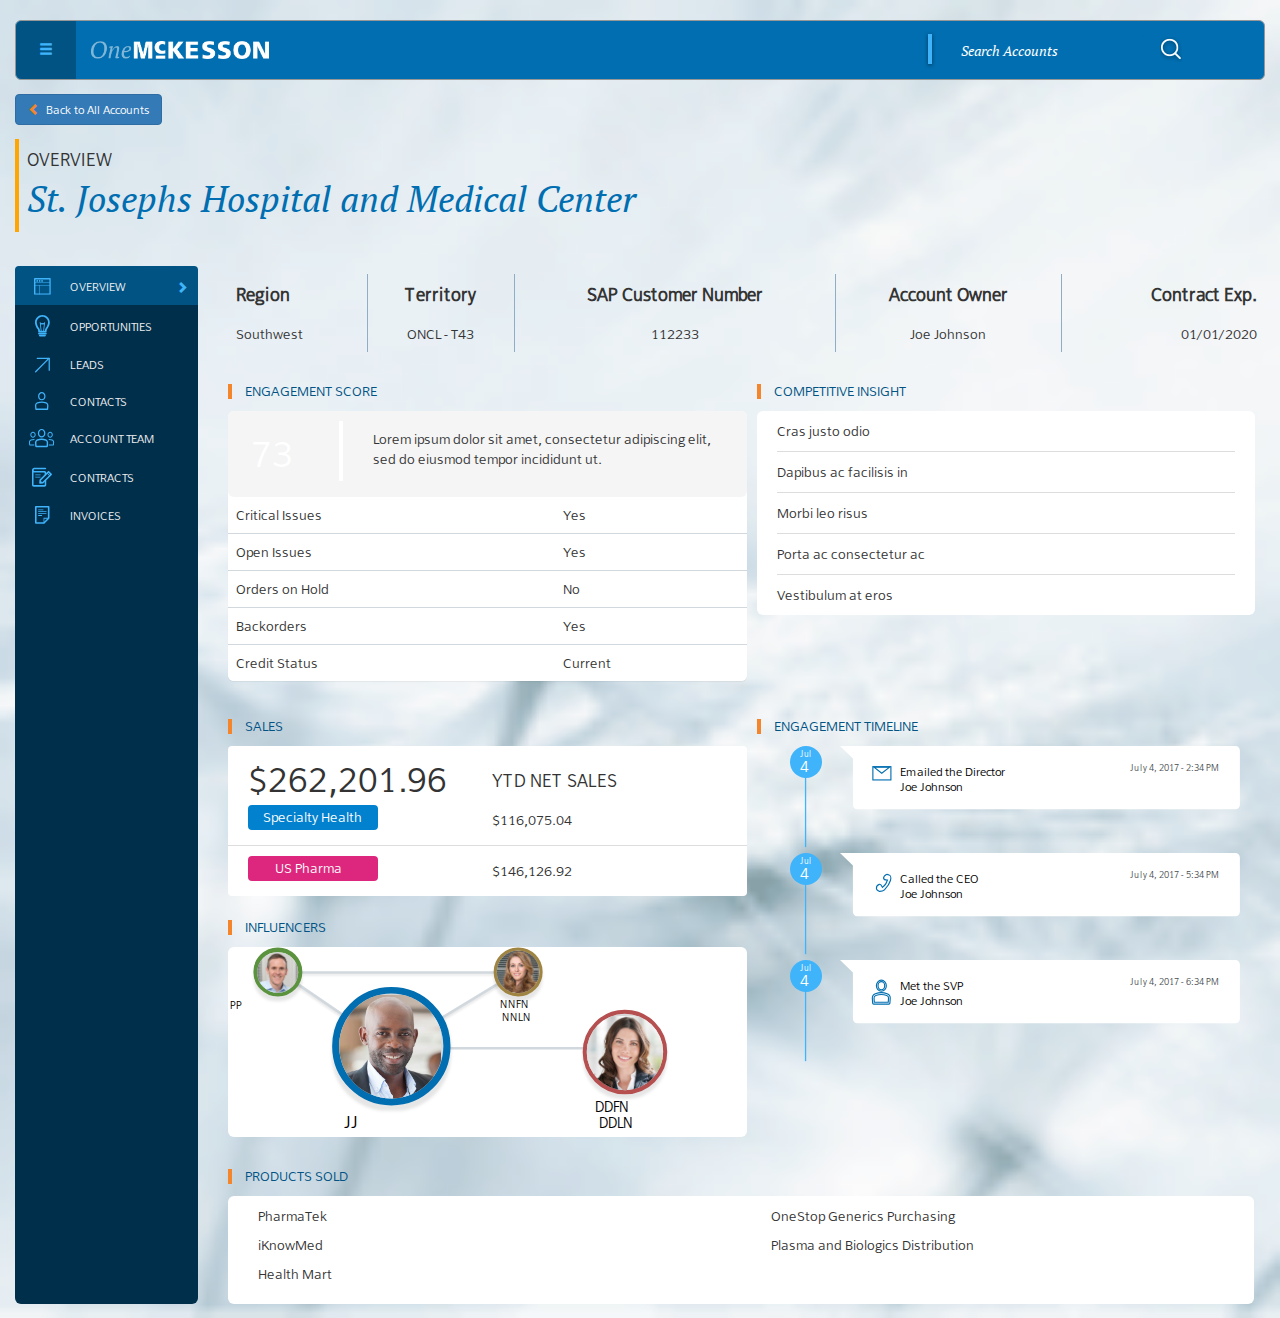
<file: overview.html>
<!DOCTYPE html>
<html lang="en">
<head>

  <meta charset="utf-8">
  <meta http-equiv="X-UA-Compatible" content="IE=edge">
  <meta name="viewport" content="width=device-width, initial-scale=1">
  <!-- The above 3 meta tags *must* come first in the head; any other head content must come *after* these tags -->
  <title>OneMcKesson</title>

  <!-- Bootstrap -->
  <link href="css/bootstrap.min.css" rel="stylesheet"/>
  <!--<link href="css/bootstrap.min.css" rel="stylesheet">-->

  <link href="css/account_overview_custom.css" rel="stylesheet">
  <link rel="stylesheet" href="http://cdnjs.cloudflare.com/ajax/libs/font-awesome/4.2.0/css/font-awesome.min.css">

  <!-- HTML5 shim and Respond.js for IE8 support of HTML5 elements and media queries -->
  <!-- WARNING: Respond.js doesn't work if you view the page via file:// -->
  <!--[if lt IE 9]>
  <script src="https://oss.maxcdn.com/html5shiv/3.7.3/html5shiv.min.js"></script>
  <script src="https://oss.maxcdn.com/respond/1.4.2/respond.min.js"></script>
  <![endif]-->
</head>
<body>
  <template id="mshbubble_overview">
    <svg width="40px" height="40px" viewBox="0 0 40 40" version="1.1" xmlns="http://www.w3.org/2000/svg" xmlns:xlink="http://www.w3.org/1999/xlink">
      <desc>Created with Sketch.</desc>
      <defs></defs>
      <g id="2.-DASHBOARD" stroke="none" stroke-width="1" fill="none" fill-rule="evenodd">
        <g id="iPad-Portrait" transform="translate(-658.000000, -75.000000)">
          <g id="BUBBLES" transform="translate(608.000000, 75.000000)">
            <g id="MHS" transform="translate(50.000000, 0.000000)">
              <g id="Group-9">
                <circle id="Oval-2" fill="#4BCDA8" cx="20" cy="20" r="20"></circle>
                <text id="MHS" font-family="FranKleinBook_Book" font-size="12" font-weight="normal" fill="#FFFFFF">
                  <tspan x="6.47949219" y="24">MHS</tspan>
                </text>
              </g>
            </g>
          </g>
        </g>
      </g>
    </svg>
  </template>
  <template id="uspbubble_overview">
    <svg width="40px" height="40px" viewBox="0 0 40 40" version="1.1" xmlns="http://www.w3.org/2000/svg" xmlns:xlink="http://www.w3.org/1999/xlink">
      <desc>Created with Sketch.</desc>
      <defs></defs>
      <g id="2.-DASHBOARD" stroke="none" stroke-width="1" fill="none" fill-rule="evenodd">
        <g id="iPad-Portrait" transform="translate(-658.000000, -75.000000)">
          <g id="BUBBLES" transform="translate(608.000000, 75.000000)">
            <g id="MHS" transform="translate(50.000000, 0.000000)">
              <g id="Group-9">
                <circle id="Oval-2" fill="#D8649C" cx="20" cy="20" r="20"></circle>
                <text id="MHS" font-family="FranKleinBook_Book" font-size="12" font-weight="normal" fill="#FFFFFF">
                  <tspan x="8.47949219" y="24">USP</tspan>
                </text>
              </g>
            </g>
          </g>
        </g>
      </g>
    </svg>
  </template>
  <template id="engtimeline_date">
    <svg width="32px" height="102px" viewBox="0 0 32 102" version="1.1" xmlns="http://www.w3.org/2000/svg" xmlns:xlink="http://www.w3.org/1999/xlink">
      <desc>Created with Sketch.</desc>
      <defs></defs>
      <g id="2.-DASHBOARD" stroke="none" stroke-width="1" fill="none" fill-rule="evenodd">
        <g id="Desktop" transform="translate(-895.000000, -717.000000)">
          <g id="OVERVIEW" transform="translate(20.000000, 98.000000)">
            <g id="ENGAGEMENT-TIMELINE" transform="translate(834.000000, 579.000000)">
              <g id="TIMELINE" transform="translate(41.000000, 40.000000)">
                <g id="Group-19">
                  <path d="M15.5616667,0.670021972 L15.5616667,100.5" id="Line" stroke="#40B4FA" stroke-width="1.30149999" stroke-linecap="square"></path>
                  <circle id="Oval-3" fill="#40B4FA" cx="16" cy="16" r="16"></circle>
                  <text id="monthid" font-family=".AppleSystemUIFont" font-size="8.45975039" font-weight="normal" fill="#FFFFFF">
                    <tspan x="10.42683091" y="11.3684211" id="month">APR</tspan>
                  </text>
                  <text id="dateid" font-family=".AppleSystemUIFont" font-size="15.2275507" font-weight="normal" fill="#FFFFFF">
                    <tspan x="10.3555753" y="26.4210526" id="date">3</tspan>
                  </text>
                </g>
              </g>
            </g>
          </g>
        </g>
      </g>
    </svg>
  </template>
  <template id="engtimeline_email">
    <rect id="Rectangle-12" x="0.650749994" y="0.650749994" width="20.7654683" height="15.2615252"></rect>
    <path d="M10.8864654,8.18629669 L1.93920232,1.18958614 L19.8995097,1.18958614 L10.8864654,8.18629669 Z" id="Triangle"></path>
  </template>
  <template id="engtimeline_call">
    <path d="M14.7384776,6.48261251 C14.9241442,4.50212915 17.4655794,3.48394909 18.7113712,3.17206453 C19.9571629,2.86017996 22.0186408,4.66002011 22.0186408,4.66002011 C22.0186408,4.66002011 24.6939709,6.55574978 21.3956076,11.2120357 C18.0972442,15.8683217 13.6975654,17.8831716 11.3211823,19.0556555 C8.9447992,20.2281393 5.49820692,19.0556555 5.49820692,19.0556555 C5.49820692,19.0556555 2.54935257,16.6137122 3.11451366,14.626898 C3.67967475,12.6400838 5.75454277,11.21342 7.72937108,11.2120357 C9.7041994,11.2106515 10.0612929,15.6779541 10.0612929,15.6779541 C10.0612929,15.6779541 13.4622119,14.3989164 14.7384776,13.3948243 C16.0147432,12.3907321 18.2939191,9.55751364 18.2939191,9.55751364 C18.2939191,9.55751364 14.552811,8.46309587 14.7384776,6.48261251 Z" id="Rectangle-18" transform="translate(13.042542, 11.356257) rotate(-19.000000) translate(-13.042542, -11.356257) "></path>
  </template>
  <template id="engtimeline_meeting">
    <path d="M2.29046363,25.4901732 L18.3660303,25.4901732 L18.6884485,20.7231707 C18.7564585,19.7420624 17.850917,18.1992412 16.6216978,17.7471002 C12.5876928,16.3025158 8.0788767,16.297478 4.02472055,17.7496191 C2.80935531,18.1992412 1.90129486,19.7458407 1.9655266,20.7231707 L2.29046363,25.4901732 Z M19.0696566,27.6543362 L1.58553312,27.6543362 C0.958155302,27.6543362 0.437132963,27.167969 0.392917764,26.5417862 L0.00812603648,20.9013608 C-0.129299581,18.8244415 1.48276266,16.4308458 3.52980685,15.6744074 C7.92025656,14.1005853 12.7468832,14.1065603 17.1170179,15.6708224 C19.1795971,16.4296508 20.7928544,18.8244415 20.6458687,20.9049459 L20.262272,26.5393962 C20.2204468,27.167969 19.7006195,27.6543362 19.0696566,27.6543362 L19.0696566,27.6543362 Z" id="Fill-3"></path>
    <path d="M10.4272583,1.79250805 C8.3105594,1.79250805 6.58756923,3.87353997 6.58756923,6.42921727 C6.58756923,8.98489457 8.3105594,11.0645547 10.4272583,11.0645547 C12.5439572,11.0645547 14.2669474,8.98489457 14.2669474,6.42921727 C14.2669474,3.87353997 12.5439572,1.79250805 10.4272583,1.79250805 M10.4272583,12.8570627 C7.26527412,12.8570627 4.69242757,9.97351478 4.69242757,6.42912887 C4.69242757,2.88354795 7.26527412,0 10.4272583,0 C13.5892425,0 16.1620891,2.88354795 16.1620891,6.42912887 C16.1620891,9.97351478 13.5892425,12.8570627 10.4272583,12.8570627" id="Fill-1"></path>
  </template>
  <template id="engtimeline_desc">
    <svg viewBox="0 0 461 73" version="1.1" xmlns="http://www.w3.org/2000/svg" xmlns:xlink="http://www.w3.org/1999/xlink">
      <desc>Created with Sketch.</desc>
      <defs></defs>
      <g id="2.-DASHBOARD" stroke="none" stroke-width="1" fill="none" fill-rule="evenodd">
        <g id="Desktop" transform="translate(-960.000000, -725.000000)">
          <g id="OVERVIEW" transform="translate(20.000000, 98.000000)">
            <g id="ENGAGEMENT-TIMELINE" transform="translate(834.000000, 579.000000)">
              <g id="Group-14" transform="translate(106.000000, 48.000000)">
                <g id="Group-20">
                  <path d="M14.8717758,0 L455.436695,0 C458.308125,0 460.635878,2.32569629 460.635878,5.20606242 L460.635878,67.7939376 C460.635878,70.6691665 458.30422,73 455.436695,73 L20.0709588,73 C17.1995293,73 14.8717758,70.6715073 14.8717758,67.7847638 L14.8717758,14.5220187 L0,0 L14.8717758,0 Z" id="Rectangle-11" fill="#FFFFFF"></path>
                  <g id="Group-7-Copy-9" transform="translate(37.000000, 23.000000)" stroke="#006EB0" stroke-width="1.30149999">
                    <g id="activitytype" transform="translate(0.219869, 0.176471)">
                      <!--<rect id="Rectangle-12" x="0.650749994" y="0.650749994" width="20.7654683" height="15.2615252"></rect>
                      <path d="M10.8864654,8.18629669 L1.93920232,1.18958614 L19.8995097,1.18958614 L10.8864654,8.18629669 Z" id="Triangle"></path>-->
                    </g>
                  </g>
                  <text id="Purchased-Vision-Mob" font-family=".AppleSystemUIFont" font-size="14" font-weight="normal" line-spacing="14" fill="#000000">
                    <tspan x="69.0358974" y="34.7492143" id="subject">Purchased Vision Mobile</tspan>
                    <tspan x="69.0358974" y="52.1331142" id="owner">Joe Johnson</tspan>
                  </text>
                  <text id="April-3,-2017---2:34" font-family=".AppleSystemUIFont" font-size="10.4119999" font-weight="normal" line-spacing="19.5224998" fill="#474D51">
                    <tspan x="334.185068" y="29" id="activitydatetime">April 3, 2017 - 2:34 PM</tspan>
                  </text>
                </g>
              </g>
            </g>
          </g>
        </g>
      </g>
    </svg>
  </template>
  <template id="influencersgraphic">
  <svg viewBox="-5 0 495 207" version="1.1" xmlns="http://www.w3.org/2000/svg" xmlns:xlink="http://www.w3.org/1999/xlink">
    <desc>Created with Sketch.</desc>
    <defs>
      <path d="M181.925893,110.7643 L57.0778554,25.6185263 L322.388095,25.6185263 L181.925893,110.7643 Z M440,110.7643 L181.925893,110.7643 L440,110.7643 Z" id="path-1"></path>
      <filter x="-1.8%" y="-4.1%" width="103.2%" height="112.8%" filterUnits="objectBoundingBox" id="filter-2">
        <feMorphology radius="1.5" operator="dilate" in="SourceAlpha" result="shadowSpreadOuter1"></feMorphology>
        <feOffset dx="0" dy="2" in="shadowSpreadOuter1" result="shadowOffsetOuter1"></feOffset>
        <feMorphology radius="1.5" operator="erode" in="SourceAlpha" result="shadowInner"></feMorphology>
        <feOffset dx="0" dy="2" in="shadowInner" result="shadowInner"></feOffset>
        <feComposite in="shadowOffsetOuter1" in2="shadowInner" operator="out" result="shadowOffsetOuter1"></feComposite>
        <feGaussianBlur stdDeviation="1" in="shadowOffsetOuter1" result="shadowBlurOuter1"></feGaussianBlur>
        <feColorMatrix values="0 0 0 0 0   0 0 0 0 0   0 0 0 0 0  0 0 0 0.1 0" type="matrix" in="shadowBlurOuter1"></feColorMatrix>
      </filter>
      <circle id="path-3" cx="62.5" cy="62.5" r="62.5"></circle>
      <filter x="-10.4%" y="-7.2%" width="120.8%" height="122.4%" filterUnits="objectBoundingBox" id="filter-4">
        <feMorphology radius="4" operator="dilate" in="SourceAlpha" result="shadowSpreadOuter1"></feMorphology>
        <feOffset dx="0" dy="6" in="shadowSpreadOuter1" result="shadowOffsetOuter1"></feOffset>
        <feGaussianBlur stdDeviation="2" in="shadowOffsetOuter1" result="shadowBlurOuter1"></feGaussianBlur>
        <feComposite in="shadowBlurOuter1" in2="SourceAlpha" operator="out" result="shadowBlurOuter1"></feComposite>
        <feColorMatrix values="0 0 0 0 0   0 0 0 0 0   0 0 0 0 0  0 0 0 0.1 0" type="matrix" in="shadowBlurOuter1"></feColorMatrix>
      </filter>
      <ellipse id="path-5" cx="62.3256336" cy="62.2894697" rx="58.4878143" ry="58.9682779"></ellipse>
      <circle id="path-7" cx="25" cy="25" r="25"></circle>
      <filter x="-23.0%" y="-15.0%" width="146.0%" height="150.0%" filterUnits="objectBoundingBox" id="filter-8">
        <feMorphology radius="2.5" operator="dilate" in="SourceAlpha" result="shadowSpreadOuter1"></feMorphology>
        <feOffset dx="0" dy="6" in="shadowSpreadOuter1" result="shadowOffsetOuter1"></feOffset>
        <feGaussianBlur stdDeviation="2" in="shadowOffsetOuter1" result="shadowBlurOuter1"></feGaussianBlur>
        <feComposite in="shadowBlurOuter1" in2="SourceAlpha" operator="out" result="shadowBlurOuter1"></feComposite>
        <feColorMatrix values="0 0 0 0 0   0 0 0 0 0   0 0 0 0 0  0 0 0 0.1 0" type="matrix" in="shadowBlurOuter1"></feColorMatrix>
      </filter>
      <circle id="path-9" cx="25" cy="25" r="25"></circle>
      <filter x="-23.0%" y="-15.0%" width="146.0%" height="150.0%" filterUnits="objectBoundingBox" id="filter-10">
        <feMorphology radius="2.5" operator="dilate" in="SourceAlpha" result="shadowSpreadOuter1"></feMorphology>
        <feOffset dx="0" dy="6" in="shadowSpreadOuter1" result="shadowOffsetOuter1"></feOffset>
        <feGaussianBlur stdDeviation="2" in="shadowOffsetOuter1" result="shadowBlurOuter1"></feGaussianBlur>
        <feComposite in="shadowBlurOuter1" in2="SourceAlpha" operator="out" result="shadowBlurOuter1"></feComposite>
        <feColorMatrix values="0 0 0 0 0   0 0 0 0 0   0 0 0 0 0  0 0 0 0.1 0" type="matrix" in="shadowBlurOuter1"></feColorMatrix>
      </filter>
      <circle id="path-11" cx="444" cy="115" r="45"></circle>
      <filter x="-12.8%" y="-8.3%" width="125.6%" height="127.8%" filterUnits="objectBoundingBox" id="filter-12">
        <feMorphology radius="2.5" operator="dilate" in="SourceAlpha" result="shadowSpreadOuter1"></feMorphology>
        <feOffset dx="0" dy="6" in="shadowSpreadOuter1" result="shadowOffsetOuter1"></feOffset>
        <feGaussianBlur stdDeviation="2" in="shadowOffsetOuter1" result="shadowBlurOuter1"></feGaussianBlur>
        <feComposite in="shadowBlurOuter1" in2="SourceAlpha" operator="out" result="shadowBlurOuter1"></feComposite>
        <feColorMatrix values="0 0 0 0 0   0 0 0 0 0   0 0 0 0 0  0 0 0 0.1 0" type="matrix" in="shadowBlurOuter1"></feColorMatrix>
      </filter>
      <ellipse id="path-13" cx="42.970018" cy="42.966693" rx="42.970018" ry="42.966693"></ellipse>
      <ellipse id="path-15" cx="23.9940379" cy="23.9661278" rx="23.9558672" ry="23.9592732"></ellipse>
      <ellipse id="path-17" cx="23.8350372" cy="23.4849971" rx="23.1148086" ry="22.8322531"></ellipse>
    </defs>
    <g id="2.-DASHBOARD" stroke="none" stroke-width="1" fill="none" fill-rule="evenodd">
      <g id="Desktop" transform="translate(-283.000000, -961.000000)">
        <g id="OVERVIEW" transform="translate(20.000000, 98.000000)">
          <g id="INFLUENCERS" transform="translate(252.000000, 821.000000)">
            <g id="Influencer-Icons" transform="translate(8.000000, 45.000000)">
              <g id="Group-22">
                <g id="Group-6" transform="translate(399.000000, 70.000000)">
                  <g id="Icon_Contacts" transform="translate(28.000000, 22.000000)"></g>
                </g>
                <g id="Line">
                  <use fill="black" fill-opacity="1" filter="url(#filter-2)" xlink:href="#path-1"></use>
                  <use stroke="#D1D8DE" stroke-width="3" xlink:href="#path-1"></use>
                </g>
                <g id="Group-4" transform="translate(119.000000, 46.000000)">
                  <g id="Joe-Johnson-Oval">
                    <use fill="black" fill-opacity="1" filter="url(#filter-4)" xlink:href="#path-3"></use>
                    <use stroke="#006EB0" stroke-width="8" fill="#40B4FA" fill-rule="evenodd" xlink:href="#path-3"></use>
                  </g>
                  <mask id="mask-6" fill="white">
                    <use xlink:href="#path-5"></use>
                  </mask>
                  <use id="Mask" fill="#D8D8D8" xlink:href="#path-5"></use>
                  <image id="man" mask="url(#mask-6)" x="1.27544571" y="4.37264801" width="116.975629" height="117.936556" xlink:href="img/man-jj.jpeg"></image>
                </g>
                <text id="Joe-Johnson" font-family=".SFNSDisplay, .SF NS Display" font-size="20" font-weight="normal" fill="#000000">
                  <tspan x="128.195312" y="200" id="infgraphic_accountOwner">Joe Johnson</tspan>
                </text>
                <text id="Stanley-Patterson" font-family=".AppleSystemUIFont" font-size="12" font-weight="normal" line-spacing="12" fill="#000000">
                  <tspan x="0" y="67" id="infgraphic_promoter">Stanley Patterson</tspan>
                </text>
                <text id="Carrie-Elliott" font-family=".AppleSystemUIFont" font-size="12" font-weight="normal" line-spacing="12" fill="#000000">
                  <tspan x="304.134766" y="65.0800781" id="infgraphic_neutral_fn">Carrie </tspan>
                  <tspan x="305.353516" y="80.463978" id="infgraphic_neutral_ln">Elliott</tspan>
                </text>
                <text id="Charlotte-Douglas" font-family=".SFNSText, .SF NS Text" font-size="16" font-weight="normal" line-spacing="18" fill="#000000">
                  <tspan x="410.402344" y="182" id="infgraphic_detractor_fn">Charlotte </tspan>
                  <tspan x="414.394531" y="200" id="infgraphic_detractor_ln">Douglas</tspan>
                </text>
                <g id="Group-2" transform="translate(29.000000, 0.000000)">
                  <g id="Oval-3">
                    <use fill="black" fill-opacity="1" filter="url(#filter-8)" xlink:href="#path-7"></use>
                    <use stroke="#5B923D" stroke-width="5" fill="#86C463" fill-rule="evenodd" xlink:href="#path-7"></use>
                  </g>
                  <g id="Icon_Contacts" transform="translate(18.000000, 15.000000)" fill="#EDF3F8">
                    <path d="M1.64422567,18.2983029 L13.184186,18.2983029 L13.4156362,14.8762761 C13.4644577,14.1719805 12.8144083,13.0644553 11.9320045,12.7398826 C9.03616519,11.7028774 5.79947935,11.699261 2.88917439,12.7416908 C2.01671578,13.0644553 1.3648581,14.1746928 1.41096731,14.8762761 L1.64422567,18.2983029 Z M13.6892892,19.8518627 L1.13818627,19.8518627 C0.687818627,19.8518627 0.31379902,19.5027206 0.282058824,19.0532108 L0.00583333333,15.0041912 C-0.0928186275,13.5132598 1.06441176,11.795 2.53389706,11.2519853 C5.68561275,10.1222059 9.15044118,10.1264951 12.2875735,11.2494118 C13.7682108,11.7941422 14.926299,13.5132598 14.8207843,15.0067647 L14.5454167,19.0514951 C14.5153922,19.5027206 14.1422304,19.8518627 13.6892892,19.8518627 L13.6892892,19.8518627 Z" id="Fill-3"></path>
                    <path d="M7.48528186,1.28676471 C5.96579443,1.28676471 4.72893363,2.78064833 4.72893363,4.61525954 C4.72893363,6.44987074 5.96579443,7.94276961 7.48528186,7.94276961 C9.0047693,7.94276961 10.2416301,6.44987074 10.2416301,4.61525954 C10.2416301,2.78064833 9.0047693,1.28676471 7.48528186,1.28676471 M7.48528186,9.22953431 C5.21542892,9.22953431 3.36849265,7.15955882 3.36849265,4.61519608 C3.36849265,2.06997549 5.21542892,0 7.48528186,0 C9.7551348,0 11.6020711,2.06997549 11.6020711,4.61519608 C11.6020711,7.15955882 9.7551348,9.22953431 7.48528186,9.22953431" id="Fill-1"></path>
                  </g>
                </g>
                <g id="Group" transform="translate(299.000000, 0.000000)">
                  <g id="Oval-3">
                    <use fill="black" fill-opacity="1" filter="url(#filter-10)" xlink:href="#path-9"></use>
                    <use stroke="#9F8442" stroke-width="5" fill="#E1B959" fill-rule="evenodd" xlink:href="#path-9"></use>
                  </g>
                  <g id="Icon_Contacts" transform="translate(18.000000, 15.000000)" fill="#EDF3F8">
                    <path d="M1.64422567,18.2983029 L13.184186,18.2983029 L13.4156362,14.8762761 C13.4644577,14.1719805 12.8144083,13.0644553 11.9320045,12.7398826 C9.03616519,11.7028774 5.79947935,11.699261 2.88917439,12.7416908 C2.01671578,13.0644553 1.3648581,14.1746928 1.41096731,14.8762761 L1.64422567,18.2983029 Z M13.6892892,19.8518627 L1.13818627,19.8518627 C0.687818627,19.8518627 0.31379902,19.5027206 0.282058824,19.0532108 L0.00583333333,15.0041912 C-0.0928186275,13.5132598 1.06441176,11.795 2.53389706,11.2519853 C5.68561275,10.1222059 9.15044118,10.1264951 12.2875735,11.2494118 C13.7682108,11.7941422 14.926299,13.5132598 14.8207843,15.0067647 L14.5454167,19.0514951 C14.5153922,19.5027206 14.1422304,19.8518627 13.6892892,19.8518627 L13.6892892,19.8518627 Z" id="Fill-3"></path>
                    <path d="M7.48528186,1.28676471 C5.96579443,1.28676471 4.72893363,2.78064833 4.72893363,4.61525954 C4.72893363,6.44987074 5.96579443,7.94276961 7.48528186,7.94276961 C9.0047693,7.94276961 10.2416301,6.44987074 10.2416301,4.61525954 C10.2416301,2.78064833 9.0047693,1.28676471 7.48528186,1.28676471 M7.48528186,9.22953431 C5.21542892,9.22953431 3.36849265,7.15955882 3.36849265,4.61519608 C3.36849265,2.06997549 5.21542892,0 7.48528186,0 C9.7551348,0 11.6020711,2.06997549 11.6020711,4.61519608 C11.6020711,7.15955882 9.7551348,9.22953431 7.48528186,9.22953431" id="Fill-1"></path>
                  </g>
                </g>
                <g id="Oval-3">
                  <use fill="black" fill-opacity="1" filter="url(#filter-12)" xlink:href="#path-11"></use>
                  <use stroke="#B64F4F" stroke-width="5" fill="#FF8D8D" fill-rule="evenodd" xlink:href="#path-11"></use>
                </g>
                <g id="Group-4" transform="translate(444.000000, 115.000000) rotate(-1.000000) translate(-444.000000, -115.000000) translate(401.000000, 72.000000)">
                  <mask id="mask-14" fill="white">
                    <use xlink:href="#path-13"></use>
                  </mask>
                  <use id="Mask" fill="#D8D8D8" xlink:href="#path-13"></use>
                  <image id="woman_2" mask="url(#mask-14)" x="0" y="2.52745253" width="85.940036" height="85.9333861" xlink:href="img/woman_2-cd.jpeg"></image>
                </g>
                <g id="Group-3" transform="translate(300.000000, 1.000000)">
                  <mask id="mask-16" fill="white">
                    <use xlink:href="#path-15"></use>
                  </mask>
                  <use id="Mask" fill="#D8D8D8" xlink:href="#path-15"></use>
                  <image id="woman" mask="url(#mask-16)" x="-0.441608059" y="0" width="48.3845919" height="47.9185464" xlink:href="img/woman-ce.jpeg"></image>
                </g>
                <g id="Group-21" transform="translate(30.000000, 2.000000)">
                  <mask id="mask-18" fill="white">
                    <use xlink:href="#path-17"></use>
                  </mask>
                  <use id="Mask" fill="#D8D8D8" xlink:href="#path-17"></use>
                  <image id="man_2" mask="url(#mask-18)" x="-1.54156719" y="0.652743942" width="47.9988598" height="50" xlink:href="img/man_2-sp.jpeg"></image>
                </g>
              </g>
            </g>
          </g>
        </g>
      </g>
    </g>
  </svg>
</template>
  <div class="container-fluid mycontainer">
    <div class="row headerrow vertical-align">
      <!--Header elements here-->
      <div class="col-xs-1 vertical-align">
        <button type="button" class="btn btn-default hamburgerbutton" aria-label="Left Align">
          <span class="glyphicon glyphicon-menu-hamburger hamburgericon" aria-hidden="true"></span>
        </button>
      </div>
      <div class="col-xs-2 hidden-xs">
        <img src="img/OneMcKesson_Logo_White.png" class="img-responsive headerlogo" alt="mckesson logo(header)"/>
      </div>
      <div class="col-xs-6 col-xs-offset-3 visible-xs">
        <img src="img/OneMcKesson_Logo_White.png" class="img-responsive headerlogo" alt="mckesson logo(header)"/>
      </div>
      <div class="col-xs-9 hidden-xs"><!--Search bar goes here-->
        <div class="col-xs-12">
          <ul class="list-inline headersearchul pull-right" >
            <li class="hidden-xs">
              <img src="img/Rectangle.png" class="img-responsive" alt="mckesson search rectangle(header)"/>
            </li>
            <li class="hidden-xs">
              <div class="dropdown" id="headersearchdropdowndiv">
                <input type="text" class="form-control dropdown-toggle headersearchbar" id="headersearchinput" data-toggle="dropdown" placeholder="Search Accounts">
                <ul class="dropdown-menu" aria-labelledby="headersearchinput" id="headersearchinputsearchresult">
                  <li><a>Name</a></li>
                  <li><a>Business Units</a></li>
                  <li><a>Lead Type</a></li>
                </ul>
              </div>
            </li>
            <li>
              <img src="img/whitesearch.svg" class="img-responsive" alt="mckesson search(header)"/>
            </li>
          </ul>
        </div><!-- /input-group -->
      </div>
      <div class="col-xs-5 visible-xs"><!--Search bar goes here-->
        <ul class="list-inline headersearchul pull-right" >
          <li>
            <div id="headersearchmobilediv" data-toggle="popover" data-placement="bottom"><!--data-trigger="focus">-->
              <img src="img/whitesearch.svg" class="img-responsive" alt="mckesson search(header)" id="headersearchlogomobile" />
            </div>
          </li>
        </ul>
      </div>
    </div>
    <div class="row myrow" id="navrow">
      <div class="col-xs-6">
        <button class="btn btn-primary " type="button" id="backbutton">
          <span class="glyphicon glyphicon-chevron-left" id="backchevron"></span>Back to All Accounts
        </button>
      </div>
      <div class="col-xs-6">
        <div class="pull-right">
          <ul class="list-inline" id="bulisting">
          </ul>
        </div>
      </div>
    </div>
    <div class="row myrow" id="overviewrow">
      <div class="col-xs-12">
        <table class="table" id="accountheadertable">
          <tr>
            <td>
              OVERVIEW
            </td>
          </tr>
          <tr>
            <td>
              St. Josephs Hospital and Medical Center
            </td>
          </tr>
        </table>
      </div>
    </div>
    <div class="row myrow row-eq-height" id="maincontentrow">
      <div class="col-xs-12 col-lg-2 col-md-2 col-sm-2" id="leftsidebarcolumn">
        <div id="leftsidebarulcontainer">
          <ul class="list-group" id="leftsidebar">
            <li class="list-group-item" id="overviewli">
              <ul class="list-inline">
                <li>
                  <img src="img/account_overview_overview.svg" class="img-responsive" alt="mckesson overview icon"/>
                </li>
                <li>
                  OVERVIEW
                </li>
                <li class="hidden-sm hidden-xs">
                  <span class="glyphicon glyphicon-chevron-right" id="overviewchevron"></span>
                </li>
              </ul>
              <li class="list-group-item">
                <ul class="list-inline">
                  <li>
                    <img src="img/account_overview_oppty.svg" class="img-responsive" alt="mckesson oppty icon"/>
                  </li>
                  <li>
                    OPPORTUNITIES
                  </li>
                </ul>
              </li>
              <li class="list-group-item">
                <ul class="list-inline">
                  <li>
                    <img src="img/account_overview_leads.svg" class="img-responsive" alt="mckesson leads icon"/>
                  </li>
                  <li>
                    LEADS
                  </li>
                </ul>
              </li>
              <li class="list-group-item">
                <ul class="list-inline">
                  <li>
                    <img src="img/account_overview_contacts.svg" class="img-responsive" alt="mckesson contacts icon"/>
                  </li>
                  <li>
                    CONTACTS
                  </li>
                </ul>
              </li>
              <li class="list-group-item">
                <ul class="list-inline">
                  <li>
                    <img src="img/account_overview_account_team.svg" class="img-responsive" alt="mckesson account team icon"/>
                  </li>
                  <li>
                    ACCOUNT TEAM
                  </li>
                </ul>
              </li>
              <li class="list-group-item">
                <ul class="list-inline">
                  <li>
                    <img src="img/account_overview_contracts.svg" class="img-responsive" alt="mckesson contracts icon"/>
                  </li>
                  <li>
                    CONTRACTS
                  </li>
                </ul>
              </li>
              <li class="list-group-item">
                <ul class="list-inline">
                  <li>
                    <img src="img/account_overview_invoices.svg" class="img-responsive" alt="mckesson invoices icon"/>
                  </li>
                  <li>
                    INVOICES
                  </li>
                </ul>
              </li>
            </ul>
          </div>
        </div>
        <div class="col-xs-12 col-lg-10 col-md-10 col-sm-10" id="maincontentcolumn">
          <div class="container-fluid">
            <div class="row" id="highlightsrow">
              <table class="table" id="highlightstable">
                <tr>
                  <td>
                    <table class="table highlightsnestedtable">
                      <tr>
                        <td>
                          Region
                        </td>
                      </tr>
                      <tr>
                        <td>
                          Southwest
                        </td>
                      </tr>
                    </table>
                  </td>
                  <td>
                    <table class="table highlightsnestedtable">
                      <tr>
                        <td>
                          Territory
                        </td>
                      </tr>
                      <tr>
                        <td>
                          ONCL - T43
                        </td>
                      </tr>
                    </table>
                  </td>
                  <td class="hidden-xs">
                    <table class="table highlightsnestedtable">
                      <tr>
                        <td>
                          SAP Customer Number
                        </td>
                      </tr>
                      <tr>
                        <td>
                          112233
                        </td>
                      </tr>
                    </table>
                  </td>
                  <td class="hidden-xs">
                    <table class="table highlightsnestedtable">
                      <tr>
                        <td>
                          Account Owner
                        </td>
                      </tr>
                      <tr>
                        <td>
                          Joe Johnson
                        </td>
                      </tr>
                    </table>
                  </td>
                  <td class="hidden-xs hidden-sm">
                    <table class="table highlightsnestedtable">
                      <tr>
                        <td>
                          Contract Exp.
                        </td>
                      </tr>
                      <tr>
                        <td>
                          01/01/2020
                        </td>
                      </tr>
                    </table>
                  </td>
                </tr>
              </table>
            </div>
            <div class="row myrow" id="engScoreCompInsightrow">
              <div class="col-xs-12 col-sm-6 col-md-6 col-lg-6">
                <div class="row">
                  <ul class="list-inline sectionheader">
                    <li>
                      <img src="img/separator.png" class="img-responsive" alt="mckesson separator">
                    </li>
                    <li>ENGAGEMENT SCORE</li>
                  </ul>
                </div>
                <div class="row">
                  <div class="panel panel-default" id="engheaderpanel">
                    <div class="panel-heading">
                      <table class="table" id="engagementtable_nested">
                        <tr>
                          <td>
                            73
                          </td>
                          <td>
                            Lorem ipsum dolor sit amet, consectetur adipiscing elit, sed do eiusmod tempor incididunt ut.
                          </td>
                        </tr>
                      </table>
                    </div>
                    <div id="engheaderpaneldiv">
                      <table class="table" id="engagementtable">
                        <td>
                          Critical Issues
                        </td>
                        <td>
                          Yes
                        </td>
                      </tr>
                      <tr>
                        <td>
                          Open Issues
                        </td>
                        <td>
                          Yes
                        </td>
                      </tr>
                      <tr>
                        <td>
                          Orders on Hold
                        </td>
                        <td>
                          No
                        </td>
                      </tr>
                      <tr>
                        <td>
                          Backorders
                        </td>
                        <td>
                          Yes
                        </td>
                      </tr>
                      <tr>
                        <td>
                          Credit Status
                        </td>
                        <td>
                          Current
                        </td>
                      </tr>
                    </table>
                  </div>
                </div>
              </div>
            </div>
            <div class="col-xs-12 col-sm-6 col-md-6 col-lg-6" id="secondcolumn">
              <!--<div class="container-fluid">-->
              <div class="row">
                <ul class="list-inline sectionheader">
                  <li>
                    <img src="img/separator.png" class="img-responsive" alt="mckesson separator">
                  </li>
                  <li>COMPETITIVE INSIGHT</li>
                </ul>
              </div>
              <div class="row">
                <div id="compinsightdiv">
                  <ul class="list-group" id="compinsightlistgroup">
                    <li class="list-group-item">Cras justo odio</li>
                    <li class="list-group-item">Dapibus ac facilisis in</li>
                    <li class="list-group-item">Morbi leo risus</li>
                    <li class="list-group-item">Porta ac consectetur ac</li>
                    <li class="list-group-item">Vestibulum at eros</li>
                  </ul>
                </div>
              </div>
            </div>
          </div>
          <div class="row myrow" id="salesInfengTimelinerow">
            <div class="col-xs-12 col-sm-6 col-md-6 col-lg-6">
              <div class="row">
                <ul class="list-inline sectionheader">
                  <li>
                    <img src="img/separator.png" class="img-responsive" alt="mckesson separator">
                  </li>
                  <li>SALES</li>
                </ul>
              </div>
              <div class="row">
                <ul class="list-group" id="totalSaleslistgroup">
                  <li class="list-group-item">
                    <ul class="list-inline">
                      <li id="totalSalesAmount">
                        $262,201.96
                      </li>
                      <li id="ytdnetsales">YTD NET SALES</li>
                    </ul>
                    <ul class="list-inline">
                      <li>
                        <svg width="130px" height="25px" viewBox="0 0 130 25" version="1.1" xmlns="http://www.w3.org/2000/svg" xmlns:xlink="http://www.w3.org/1999/xlink">
                          <desc>Created with Sketch.</desc>
                          <defs></defs>
                          <g id="2.-DASHBOARD" stroke="none" stroke-width="1" fill="none" fill-rule="evenodd">
                            <g id="Desktop" transform="translate(-289.000000, -773.000000)">
                              <g id="Group-16" transform="translate(289.000000, 773.000000)">
                                <g id="Group-15">
                                  <rect id="Rectangle-4" fill="#0181CE" x="0" y="0" width="130" height="25" rx="4"></rect>
                                  <text id="Specialty-Health" font-family=".AppleSystemUIFont" font-size="14" font-weight="normal" fill="#FFFFFF">
                                    <tspan x="15" y="17">Specialty Health</tspan>
                                  </text>
                                </g>
                              </g>
                            </g>
                          </g>
                        </svg>
                      </li>
                      <li>$116,075.04</li>
                    </ul>
                  </li>
                  <li class="list-group-item">
                    <ul class="list-inline">
                      <li>
                        <svg width="130px" height="25px" viewBox="0 0 130 25" version="1.1" xmlns="http://www.w3.org/2000/svg" xmlns:xlink="http://www.w3.org/1999/xlink">
                          <desc>Created with Sketch.</desc>
                          <defs></defs>
                          <g id="2.-DASHBOARD" stroke="none" stroke-width="1" fill="none" fill-rule="evenodd">
                            <g id="Desktop" transform="translate(-289.000000, -822.000000)">
                              <g id="Group-7" transform="translate(289.000000, 822.000000)">
                                <g id="Group-17">
                                  <rect id="Rectangle-4" fill="#DD267D" x="0" y="0" width="130" height="25" rx="4"></rect>
                                  <text id="Medical-Surgical" font-family=".AppleSystemUIFont" font-size="14" font-weight="normal" fill="#FFFFFF">
                                    <tspan x="27" y="17">US Pharma</tspan>
                                  </text>
                                </g>
                              </g>
                            </g>
                          </g>
                        </svg>
                      </li>
                      <li>
                        $146,126.92
                      </li>
                    </ul>
                  </li>
                </ul>
              </div>
              <div class="row">
                <ul class="list-inline sectionheader">
                  <li>
                    <img src="img/separator.png" class="img-responsive" alt="mckesson separator">
                  </li>
                  <li>INFLUENCERS</li>
                </ul>
              </div>
              <div class="row myrow">
                <div id="influencerdiv">
                  <!--<svg viewBox="-5 0 495 207" version="1.1" xmlns="http://www.w3.org/2000/svg" xmlns:xlink="http://www.w3.org/1999/xlink">
                    <desc>Created with Sketch.</desc>
                    <defs>
                      <path d="M181.925893,110.7643 L57.0778554,25.6185263 L322.388095,25.6185263 L181.925893,110.7643 Z M440,110.7643 L181.925893,110.7643 L440,110.7643 Z" id="path-1"></path>
                      <filter x="-1.8%" y="-4.1%" width="103.2%" height="112.8%" filterUnits="objectBoundingBox" id="filter-2">
                        <feMorphology radius="1.5" operator="dilate" in="SourceAlpha" result="shadowSpreadOuter1"></feMorphology>
                        <feOffset dx="0" dy="2" in="shadowSpreadOuter1" result="shadowOffsetOuter1"></feOffset>
                        <feMorphology radius="1.5" operator="erode" in="SourceAlpha" result="shadowInner"></feMorphology>
                        <feOffset dx="0" dy="2" in="shadowInner" result="shadowInner"></feOffset>
                        <feComposite in="shadowOffsetOuter1" in2="shadowInner" operator="out" result="shadowOffsetOuter1"></feComposite>
                        <feGaussianBlur stdDeviation="1" in="shadowOffsetOuter1" result="shadowBlurOuter1"></feGaussianBlur>
                        <feColorMatrix values="0 0 0 0 0   0 0 0 0 0   0 0 0 0 0  0 0 0 0.1 0" type="matrix" in="shadowBlurOuter1"></feColorMatrix>
                      </filter>
                      <circle id="path-3" cx="62.5" cy="62.5" r="62.5"></circle>
                      <filter x="-10.4%" y="-7.2%" width="120.8%" height="122.4%" filterUnits="objectBoundingBox" id="filter-4">
                        <feMorphology radius="4" operator="dilate" in="SourceAlpha" result="shadowSpreadOuter1"></feMorphology>
                        <feOffset dx="0" dy="6" in="shadowSpreadOuter1" result="shadowOffsetOuter1"></feOffset>
                        <feGaussianBlur stdDeviation="2" in="shadowOffsetOuter1" result="shadowBlurOuter1"></feGaussianBlur>
                        <feComposite in="shadowBlurOuter1" in2="SourceAlpha" operator="out" result="shadowBlurOuter1"></feComposite>
                        <feColorMatrix values="0 0 0 0 0   0 0 0 0 0   0 0 0 0 0  0 0 0 0.1 0" type="matrix" in="shadowBlurOuter1"></feColorMatrix>
                      </filter>
                      <ellipse id="path-5" cx="62.3256336" cy="62.2894697" rx="58.4878143" ry="58.9682779"></ellipse>
                      <circle id="path-7" cx="25" cy="25" r="25"></circle>
                      <filter x="-23.0%" y="-15.0%" width="146.0%" height="150.0%" filterUnits="objectBoundingBox" id="filter-8">
                        <feMorphology radius="2.5" operator="dilate" in="SourceAlpha" result="shadowSpreadOuter1"></feMorphology>
                        <feOffset dx="0" dy="6" in="shadowSpreadOuter1" result="shadowOffsetOuter1"></feOffset>
                        <feGaussianBlur stdDeviation="2" in="shadowOffsetOuter1" result="shadowBlurOuter1"></feGaussianBlur>
                        <feComposite in="shadowBlurOuter1" in2="SourceAlpha" operator="out" result="shadowBlurOuter1"></feComposite>
                        <feColorMatrix values="0 0 0 0 0   0 0 0 0 0   0 0 0 0 0  0 0 0 0.1 0" type="matrix" in="shadowBlurOuter1"></feColorMatrix>
                      </filter>
                      <circle id="path-9" cx="25" cy="25" r="25"></circle>
                      <filter x="-23.0%" y="-15.0%" width="146.0%" height="150.0%" filterUnits="objectBoundingBox" id="filter-10">
                        <feMorphology radius="2.5" operator="dilate" in="SourceAlpha" result="shadowSpreadOuter1"></feMorphology>
                        <feOffset dx="0" dy="6" in="shadowSpreadOuter1" result="shadowOffsetOuter1"></feOffset>
                        <feGaussianBlur stdDeviation="2" in="shadowOffsetOuter1" result="shadowBlurOuter1"></feGaussianBlur>
                        <feComposite in="shadowBlurOuter1" in2="SourceAlpha" operator="out" result="shadowBlurOuter1"></feComposite>
                        <feColorMatrix values="0 0 0 0 0   0 0 0 0 0   0 0 0 0 0  0 0 0 0.1 0" type="matrix" in="shadowBlurOuter1"></feColorMatrix>
                      </filter>
                      <circle id="path-11" cx="444" cy="115" r="45"></circle>
                      <filter x="-12.8%" y="-8.3%" width="125.6%" height="127.8%" filterUnits="objectBoundingBox" id="filter-12">
                        <feMorphology radius="2.5" operator="dilate" in="SourceAlpha" result="shadowSpreadOuter1"></feMorphology>
                        <feOffset dx="0" dy="6" in="shadowSpreadOuter1" result="shadowOffsetOuter1"></feOffset>
                        <feGaussianBlur stdDeviation="2" in="shadowOffsetOuter1" result="shadowBlurOuter1"></feGaussianBlur>
                        <feComposite in="shadowBlurOuter1" in2="SourceAlpha" operator="out" result="shadowBlurOuter1"></feComposite>
                        <feColorMatrix values="0 0 0 0 0   0 0 0 0 0   0 0 0 0 0  0 0 0 0.1 0" type="matrix" in="shadowBlurOuter1"></feColorMatrix>
                      </filter>
                      <ellipse id="path-13" cx="42.970018" cy="42.966693" rx="42.970018" ry="42.966693"></ellipse>
                      <ellipse id="path-15" cx="23.9940379" cy="23.9661278" rx="23.9558672" ry="23.9592732"></ellipse>
                      <ellipse id="path-17" cx="23.8350372" cy="23.4849971" rx="23.1148086" ry="22.8322531"></ellipse>
                    </defs>
                    <g id="2.-DASHBOARD" stroke="none" stroke-width="1" fill="none" fill-rule="evenodd">
                      <g id="Desktop" transform="translate(-283.000000, -961.000000)">
                        <g id="OVERVIEW" transform="translate(20.000000, 98.000000)">
                          <g id="INFLUENCERS" transform="translate(252.000000, 821.000000)">
                            <g id="Influencer-Icons" transform="translate(8.000000, 45.000000)">
                              <g id="Group-22">
                                <g id="Group-6" transform="translate(399.000000, 70.000000)">
                                  <g id="Icon_Contacts" transform="translate(28.000000, 22.000000)"></g>
                                </g>
                                <g id="Line">
                                  <use fill="black" fill-opacity="1" filter="url(#filter-2)" xlink:href="#path-1"></use>
                                  <use stroke="#D1D8DE" stroke-width="3" xlink:href="#path-1"></use>
                                </g>
                                <g id="Group-4" transform="translate(119.000000, 46.000000)">
                                  <g id="Joe-Johnson-Oval">
                                    <use fill="black" fill-opacity="1" filter="url(#filter-4)" xlink:href="#path-3"></use>
                                    <use stroke="#006EB0" stroke-width="8" fill="#40B4FA" fill-rule="evenodd" xlink:href="#path-3"></use>
                                  </g>
                                  <mask id="mask-6" fill="white">
                                    <use xlink:href="#path-5"></use>
                                  </mask>
                                  <use id="Mask" fill="#D8D8D8" xlink:href="#path-5"></use>
                                  <image id="man" mask="url(#mask-6)" x="1.27544571" y="4.37264801" width="116.975629" height="117.936556" xlink:href="img/man-jj.jpeg"></image>
                                </g>
                                <text id="Joe-Johnson" font-family=".SFNSDisplay, .SF NS Display" font-size="20" font-weight="normal" fill="#000000">
                                  <tspan x="128.195312" y="200">Joe Johnson</tspan>
                                </text>
                                <text id="Stanley-Patterson" font-family=".AppleSystemUIFont" font-size="12" font-weight="normal" line-spacing="12" fill="#000000">
                                  <tspan x="0" y="67">Stanley Patterson</tspan>
                                </text>
                                <text id="Carrie-Elliott" font-family=".AppleSystemUIFont" font-size="12" font-weight="normal" line-spacing="12" fill="#000000">
                                  <tspan x="304.134766" y="65.0800781">Carrie </tspan>
                                  <tspan x="305.353516" y="80.463978">Elliott</tspan>
                                </text>
                                <text id="Charlotte-Douglas" font-family=".SFNSText, .SF NS Text" font-size="16" font-weight="normal" line-spacing="18" fill="#000000">
                                  <tspan x="410.402344" y="182">Charlotte </tspan>
                                  <tspan x="414.394531" y="200">Douglas</tspan>
                                </text>
                                <g id="Group-2" transform="translate(29.000000, 0.000000)">
                                  <g id="Oval-3">
                                    <use fill="black" fill-opacity="1" filter="url(#filter-8)" xlink:href="#path-7"></use>
                                    <use stroke="#5B923D" stroke-width="5" fill="#86C463" fill-rule="evenodd" xlink:href="#path-7"></use>
                                  </g>
                                  <g id="Icon_Contacts" transform="translate(18.000000, 15.000000)" fill="#EDF3F8">
                                    <path d="M1.64422567,18.2983029 L13.184186,18.2983029 L13.4156362,14.8762761 C13.4644577,14.1719805 12.8144083,13.0644553 11.9320045,12.7398826 C9.03616519,11.7028774 5.79947935,11.699261 2.88917439,12.7416908 C2.01671578,13.0644553 1.3648581,14.1746928 1.41096731,14.8762761 L1.64422567,18.2983029 Z M13.6892892,19.8518627 L1.13818627,19.8518627 C0.687818627,19.8518627 0.31379902,19.5027206 0.282058824,19.0532108 L0.00583333333,15.0041912 C-0.0928186275,13.5132598 1.06441176,11.795 2.53389706,11.2519853 C5.68561275,10.1222059 9.15044118,10.1264951 12.2875735,11.2494118 C13.7682108,11.7941422 14.926299,13.5132598 14.8207843,15.0067647 L14.5454167,19.0514951 C14.5153922,19.5027206 14.1422304,19.8518627 13.6892892,19.8518627 L13.6892892,19.8518627 Z" id="Fill-3"></path>
                                    <path d="M7.48528186,1.28676471 C5.96579443,1.28676471 4.72893363,2.78064833 4.72893363,4.61525954 C4.72893363,6.44987074 5.96579443,7.94276961 7.48528186,7.94276961 C9.0047693,7.94276961 10.2416301,6.44987074 10.2416301,4.61525954 C10.2416301,2.78064833 9.0047693,1.28676471 7.48528186,1.28676471 M7.48528186,9.22953431 C5.21542892,9.22953431 3.36849265,7.15955882 3.36849265,4.61519608 C3.36849265,2.06997549 5.21542892,0 7.48528186,0 C9.7551348,0 11.6020711,2.06997549 11.6020711,4.61519608 C11.6020711,7.15955882 9.7551348,9.22953431 7.48528186,9.22953431" id="Fill-1"></path>
                                  </g>
                                </g>
                                <g id="Group" transform="translate(299.000000, 0.000000)">
                                  <g id="Oval-3">
                                    <use fill="black" fill-opacity="1" filter="url(#filter-10)" xlink:href="#path-9"></use>
                                    <use stroke="#9F8442" stroke-width="5" fill="#E1B959" fill-rule="evenodd" xlink:href="#path-9"></use>
                                  </g>
                                  <g id="Icon_Contacts" transform="translate(18.000000, 15.000000)" fill="#EDF3F8">
                                    <path d="M1.64422567,18.2983029 L13.184186,18.2983029 L13.4156362,14.8762761 C13.4644577,14.1719805 12.8144083,13.0644553 11.9320045,12.7398826 C9.03616519,11.7028774 5.79947935,11.699261 2.88917439,12.7416908 C2.01671578,13.0644553 1.3648581,14.1746928 1.41096731,14.8762761 L1.64422567,18.2983029 Z M13.6892892,19.8518627 L1.13818627,19.8518627 C0.687818627,19.8518627 0.31379902,19.5027206 0.282058824,19.0532108 L0.00583333333,15.0041912 C-0.0928186275,13.5132598 1.06441176,11.795 2.53389706,11.2519853 C5.68561275,10.1222059 9.15044118,10.1264951 12.2875735,11.2494118 C13.7682108,11.7941422 14.926299,13.5132598 14.8207843,15.0067647 L14.5454167,19.0514951 C14.5153922,19.5027206 14.1422304,19.8518627 13.6892892,19.8518627 L13.6892892,19.8518627 Z" id="Fill-3"></path>
                                    <path d="M7.48528186,1.28676471 C5.96579443,1.28676471 4.72893363,2.78064833 4.72893363,4.61525954 C4.72893363,6.44987074 5.96579443,7.94276961 7.48528186,7.94276961 C9.0047693,7.94276961 10.2416301,6.44987074 10.2416301,4.61525954 C10.2416301,2.78064833 9.0047693,1.28676471 7.48528186,1.28676471 M7.48528186,9.22953431 C5.21542892,9.22953431 3.36849265,7.15955882 3.36849265,4.61519608 C3.36849265,2.06997549 5.21542892,0 7.48528186,0 C9.7551348,0 11.6020711,2.06997549 11.6020711,4.61519608 C11.6020711,7.15955882 9.7551348,9.22953431 7.48528186,9.22953431" id="Fill-1"></path>
                                  </g>
                                </g>
                                <g id="Oval-3">
                                  <use fill="black" fill-opacity="1" filter="url(#filter-12)" xlink:href="#path-11"></use>
                                  <use stroke="#B64F4F" stroke-width="5" fill="#FF8D8D" fill-rule="evenodd" xlink:href="#path-11"></use>
                                </g>
                                <g id="Group-4" transform="translate(444.000000, 115.000000) rotate(-1.000000) translate(-444.000000, -115.000000) translate(401.000000, 72.000000)">
                                  <mask id="mask-14" fill="white">
                                    <use xlink:href="#path-13"></use>
                                  </mask>
                                  <use id="Mask" fill="#D8D8D8" xlink:href="#path-13"></use>
                                  <image id="woman_2" mask="url(#mask-14)" x="0" y="2.52745253" width="85.940036" height="85.9333861" xlink:href="img/woman_2-cd.jpeg"></image>
                                </g>
                                <g id="Group-3" transform="translate(300.000000, 1.000000)">
                                  <mask id="mask-16" fill="white">
                                    <use xlink:href="#path-15"></use>
                                  </mask>
                                  <use id="Mask" fill="#D8D8D8" xlink:href="#path-15"></use>
                                  <image id="woman" mask="url(#mask-16)" x="-0.441608059" y="0" width="48.3845919" height="47.9185464" xlink:href="img/woman-ce.jpeg"></image>
                                </g>
                                <g id="Group-21" transform="translate(30.000000, 2.000000)">
                                  <mask id="mask-18" fill="white">
                                    <use xlink:href="#path-17"></use>
                                  </mask>
                                  <use id="Mask" fill="#D8D8D8" xlink:href="#path-17"></use>
                                  <image id="man_2" mask="url(#mask-18)" x="-1.54156719" y="0.652743942" width="47.9988598" height="50" xlink:href="img/man_2-sp.jpeg"></image>
                                </g>
                              </g>
                            </g>
                          </g>
                        </g>
                      </g>
                    </g>
                  </svg>-->
                </div>
              </div>
            </div>
            <div class="col-xs-12 col-sm-6 col-md-6 col-lg-6" id="engtimelinecol">
              <div class="row">
                <ul class="list-inline sectionheader">
                  <li>
                    <img src="img/separator.png" class="img-responsive" alt="mckesson separator">
                  </li>
                  <li>ENGAGEMENT TIMELINE</li>
                </ul>
              </div>
              <!--<div class="row engtimelinerow">-->
              <!--<div class="col-xs-2 text-center">-->
              <!--enter timeline date graphic here-->
              <!--</div>-->
              <!--<div class="col-xs-10">-->
              <!--enter timeline desc graphic here-->
              <!--</div>-->
              <!--</div>-->
            </div>
          </div>
          <div class="row" id="productssoldrow">
            <ul class="list-inline sectionheader">
              <li>
                <img src="img/separator.png" class="img-responsive" alt="mckesson separator">
              </li>
              <li>PRODUCTS SOLD</li>
            </ul>
          </div>
          <div class="row" id="productssolddetailsrow">
            <div class="col-xs-12 col-sm-6 col-md-6 col-lg-6">
              <ul class="list-group" id="productssoldfirstcol">
                <li class="list-group-item">PharmaTek</li>
                <li class="list-group-item">iKnowMed</li>
                <li class="list-group-item">Health Mart</li>
              </ul>
            </div>
            <div class="col-xs-12 col-sm-6 col-md-6 col-lg-6">
              <ul class="list-group">
                <li class="list-group-item">OneStop Generics Purchasing</li>
                <li class="list-group-item">Plasma and Biologics Distribution</li>
              </ul>
            </div>
          </div>
        </div>
      </div>
    </div>
  </div>
</div>
<!--<div class="row engtimelinerow">
<div class="col-xs-2">
<img src="img/timelineentry.svg" class="img-responsive" alt="mckesson t entry"/>
</div>
<div class="col-xs-10">
<img src="img/timelineentrydesc.svg" class="img-responsive" alt="mckesson t entry desc"/>
</div>
</div>
<div class="row engtimelinerow">
<div class="col-xs-2">
<img src="img/timelineentry.svg" class="img-responsive" alt="mckesson t entry"/>
</div>
<div class="col-xs-10">
<img src="img/timelineentrydesc.svg" class="img-responsive" alt="mckesson t entry desc"/>
</div>
</div>
<div class="row engtimelinerow">
<div class="col-xs-2">
<img src="img/timelineentry.svg" class="img-responsive" alt="mckesson t entry"/>
</div>
<div class="col-xs-10">
<img src="img/timelineentrydesc.svg" class="img-responsive" alt="mckesson t entry desc"/>
</div>
</div>
</div>
</div>
-->
<!--</div>-->
<!--</div>-->
<div class="clearfix hidden-md hidden-lg"></div>
<!-- jQuery (necessary for Bootstrap's JavaScript plugins) -->
<script src="https://ajax.googleapis.com/ajax/libs/jquery/1.12.4/jquery.min.js"></script>
<!-- Include all compiled plugins (below), or include individual files as needed -->
<script src="js/bootstrap.min.js"></script>
<script src="js/account_overview_custom.js"></script>
</body>
</html>
</file>
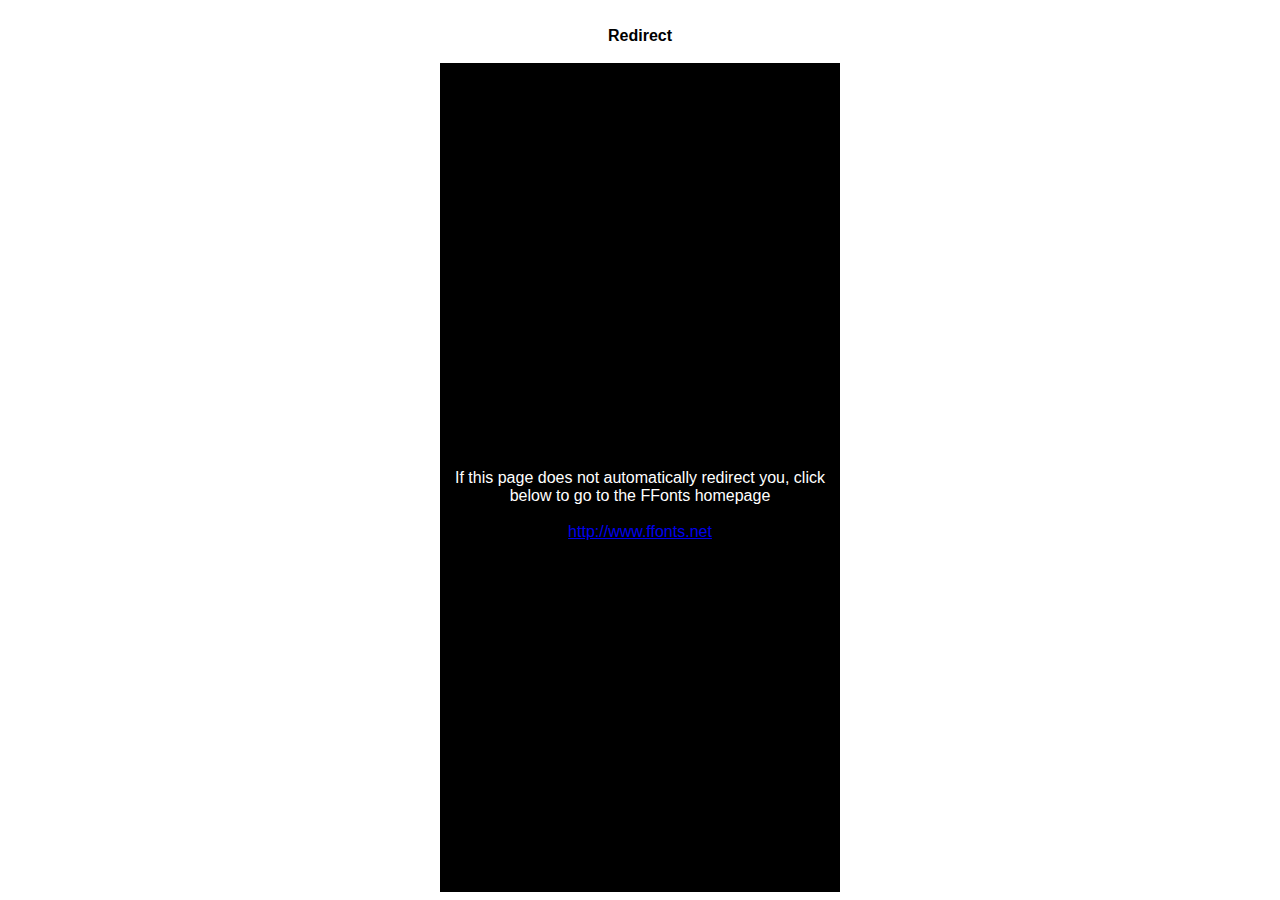
<file: custom_fonts/FranKleinBook/ffonts.net.htm>
<HTML>
<HEAD>
<TITLE>FFonts - Redirect</TITLE>
<meta http-equiv="refresh" content="1;url=http://www.ffonts.net">
<script language="javascript">
<!-- 
//location.replace("http://www.ffonts.net");
-->
</script>
</HEAD>

<BODY >
<CENTER>
<TABLE WIDTH="400" HEIGHT="100%" BORDER="0" CELLPADDING="0" CELLSPACING="0">
<TR><TD WIDTH="100%" HEIGHT="20" ALIGN="CENTER" VALIGN="LEFT" BGCOLOR="#FFFFFF"><FONT FACE="Arial, Sans Serif, Verdana" SIZE=3 COLOR="#000000"><B>Redirect</B></FONT></TD></TR>
<TR><TD WIDTH="100%" HEIGHT="300" ALIGN="CENTER" VALIGN="LEFT" BGCOLOR="#000000"><BR><BR><BR>
<FONT FACE="Arial, Sans Serif, Verdana" SIZE=3 COLOR="#FFFFFF">If this page does not automatically redirect you, click below to go to the FFonts homepage</FONT>
<BR><BR>
<FONT FACE="Arial, Sans Serif, Verdana" SIZE=3 COLOR="#FFFFFF"><A HREF="http://www.ffonts.net" TARGET="_top">http://www.ffonts.net</A>
</TD></TR>
</TD></TR>
</TABLE>
</CENTER>
</BODY>
</HTML>
</file>
<file: css/custom.css>
/*Include Custom fonts*/
@font-face {
  font-family: "PT_Serif_Regular";
  src: url("../custom_fonts/PT_Serif/PT_Serif-Web-Regular.ttf") format("truetype");
}
@font-face {
  font-family: "PT_Serif_Italic";
  src: url("../custom_fonts/PT_Serif/PT_Serif-Web-Italic.ttf") format("truetype");
}
@font-face {
  font-family: "PT_Serif_Bold_Italic";
  src: url("../custom_fonts/PT_Serif/PT_Serif-Web-BoldItalic.ttf") format("truetype");
}
@font-face {
  font-family: "PT_Serif_Bold";
  src: url("../custom_fonts/PT_Serif/PT_Serif-Web-Bold.ttf") format("truetype");
}


@font-face {
  font-family: "FranKleinBook_Bold";
  src: url("../custom_fonts/FranKleinBook/FranKleinBold.ttf") format("truetype");
}
@font-face {
  font-family: "FranKleinBook_Book";
  src: url("../custom_fonts/FranKleinBook/FranKleinBook.ttf") format("truetype");
}
@font-face {
  font-family: "FranKleinBook_Medium";
  src: url("../custom_fonts/FranKleinBook/FranKleinMedium.ttf") format("truetype");
}

@font-face {
  font-family: "Monem_Bold";
  src: url("../custom_fonts/Monem/MonemExtraBoldPDF.ttf") format("truetype");
}

body{
  background-image: url("../img/background_small.png");
  /*background-repeat: no-repeat;*/
  background-repeat:no-repeat;
  background-size:cover;
}
@media(min-width:992px){
  #centerheadingdiv{
    font-size: 2.5em;
  }
  .topheadingdiv{
    font-size: 1em;
  }
.mycontainer{
  margin-right: 20px;
  margin-left: 20px;
}
}
@media (min-width:768px) and (max-width:992px){
  #centerheadingdiv{
    font-size: 2.5em;
  }
  .topheadingdiv{
    font-size: 1em;
  }
  #leadtablecolumn{
    padding-left: 2px;
    padding-right: 2px;
  }
  #leadtable > tbody > tr > td:first-child{
   width: 20%;
  }
  #leadtable > tbody > tr > td:nth-child(4){
   width: 18%;
  }
  body{font-size: 12px;}

}
@media (max-width:767px){
  #centerheadingdiv{
    font-size: 2em;
  }
  .topheadingdiv{
    font-size: 1.2em;
  }
  #headersearchlogomobile{
    width:70%;
    margin: 0 auto;
  }
  body{font-size: 12px;}

  #leadtable tr:last-child td:nth-child(3){
    border-bottom-right-radius: 10px;
  }
  #leadtable > tbody > tr > td:first-child{
   width: 50%;
  }
  #leadtable tr:first-child td:nth-child(3){
    border-top-right-radius: 10px;
  }
  #accounttable tr:last-child td:nth-child(2){
    border-bottom-right-radius: 10px;
  }
  #accounttable tr:first-child td:nth-child(2){
    border-top-right-radius: 10px;
  }
  #accounttable > tbody > tr > td:first-child{
    width: 60%;
  }
  #accounttable > tbody > tr > td:nth-child(2) > div:first-child{
    display: table;
    width: 100%;
  }
  #accounttable > tbody > tr > td:nth-child(2) > div:first-child > ul{
    display: table-row;
  }
  #accounttable > tbody > tr > td:nth-child(2) > div:first-child > ul > li:first-child{
    width: 60%;
  }
  #accounttable > tbody > tr > td:nth-child(2) > div:first-child > ul > li:nth-child(2) > img{
    margin: 0 auto;
  }
  #accounttable > tbody > tr > td:nth-child(2) > div:first-child > ul > li{
    display: table-cell;
    vertical-align: middle;
  }

}
@media (max-width:600px){
  #centerheadingdiv{
    font-size: 2em;
  }
  .topheadingdiv{
    font-size: 1.2em;
  }
  .centersearch>ul>li:first-child>div>input{
    font-size: 16px !important;
  }
  .centersearch>ul>li:first-child>div>input::placeholder{
    font-size: 16px;
  }
}
.sh_data_styling{
  color:#0181CE;
}
.usp_data_styling{
  color:#DD267D;
}

.headerrow{
  border: 1px solid #979797;
  background: #006EB0;
  margin-top: 20px;
  border-radius: 6px 6px 6px 6px;
  height:60px;
}
.headerrow > div:first-child{
  background-color: #015384;
  width: 60px;
  border-bottom-left-radius: 6px;
  border-top-left-radius: 6px;
  padding: 0px;
  height: 100%;
  justify-content: center;
}
.headerpopover{
  width: 200px;
}
.headerpopover input{
  background: white;
  color: #2E506D;
}
.headerpopover input::placeholder{
  color: #2E506D;
}
.headerpopover a{
  color: #2E506D !important;
}
.vertical-align {
    display: flex;
    align-items: center;
}
.headersearchbar{
  background: #006EB0;
  font-family: 'PT_Serif_Italic';
  font-size: 14px;
  color: #FFFFFF;
  line-height: 15px;
  border:none;
  box-shadow: none;
  -webkit-box-shadow: none !important;
  -moz-box-shadow: none !important;
  box-shadow: none !important;
}
.headersearchul{
  margin:0px;
}
.headersearchul li{
  vertical-align: middle;
}
.headersearchbar::placeholder{
  color: #FFFFFF;
  font-weight: 300;
}
.mainlogo{
  margin-top: 47px;
}
.hamburgerbutton{
  background: transparent;
  border: none;
}
.hamburgerbutton:hover{
  background: none ;
  box-shadow: none ;
}
.hamburgerbutton:not(:hover){
  background: none ;
  box-shadow: none ;
}
.hamburgerbutton:active:focus{
  background: none ;
  box-shadow: none ;
}
.hamburgericon{
  border:none;
  color: #40B4FA;
}
.hamburgerbuttonli{
  background: #015384;
}
.divisions{
  font-size: 1em;
  color: #2E506D;
  line-height: 25px;
  font-family: 'PT_Serif_Bold_Italic' ;
  font-weight: normal;
  margin-top: 20px;
}

.centersearchrow{
margin-bottom: 40px;
}

.centersearch{
  box-sizing: border-box;
  width: 100%;
  border-bottom: 4px solid #2E506D;
}
.centersearch>ul{
  margin:0px;
}
.centersearch>ul>li:first-child>div>input{
  font-family: 'PT_Serif_Italic';
  font-size: 20px;
  color: #2E506D;
  line-height: 15px;
}
.centersearch>ul>li:first-child>div>input::placeholder{
  color: #2E506D;

}
.centersearch>ul>li:first-child>div>input{
  border: none;
  background: none;
  box-shadow: none;
}
.centersearch>ul>li:nth-child(1){
  display: table-cell;
  width: 80%;
}
.centersearch>ul>li:nth-child(2){
  color: #006EB0;
  /*float:right;*/
  position: relative;
  top: -8px;
  display: table-cell;
  width: 20%;
}
.centersearchul{
  display: table;
  width: 100%;
}
.centersearch>ul>li:nth-child(2) > img{
  margin: 0 auto;
}
#centersearchdropdowndiv{
  /*display: table-cell;*/
  display: inline-block;
  width: 100%;
}
#centersearchinputsearchresult{
  font-family: 'PT_Serif_Italic';
}
#headersearchinputsearchresult{
  font-family: 'PT_Serif_Italic';
}
.bluesearchsvg{
position: relative;
top: 10px;
}
.sortbycol>li:first-child{
  font-family: 'PT_Serif_Regular';
}
.sortbycol>li:nth-child(2)>div{
  font-family: 'PT_Serif_Italic';
}
.sortbycol>li:nth-child(2)>div>button{
  border:none;
  background: none;
}
.sortbycol>li:nth-child(2)>div>button .caret{
  color: #F5852A;
}
.sortbycol>li{
  vertical-align: middle;
}
.sortbyli{
  font-size: 1.25em;
}
.filtericon{
  color: #F5852A;
}
.filtercolul{

  display: table-cell;
}
.filtercolul > li:nth-child(2){
  font-size: 18px;
  color: #FFFFFF;
  line-height: 15px;
}
.filtercol{
  font-family: 'FranKleinBook_Book';
  background: rgba(0,21,35,0.70);
  border-radius: 6px;
  font-size: 14px;
  color: #FFFFFF;
  line-height: 15px;
}
.filtercol div.row:not(:first-child){
  border-bottom: 1px solid white;
  margin-left: 2px;
  margin-right: 2px;
  padding-bottom: 8px;
}
/*remove border for last child */
.filtercol div.row:last-child{
  border-bottom: none;

}
.filtercol > div:first-child{
  margin-top: 15px;
}
.filtercol li{
  background: none;
}
.clearbutton{
  font-size: 12px;
  color: #40B4FA;
  line-height: 15px;
  border: none;
  background: none;
}
.filterbuttonrow > div{
  text-align: center;
}
.expandablefilterrow div:first-child{
  text-align: right;
}
.filters .list-group {
  margin-bottom: 0px;
}
.filters li{
  border:none;
  margin: 0px;
  padding-bottom: 0px;
  padding-top: 0px;
}

#filterPopover{
  cursor:pointer;
}
table tr:last-child td:first-child {
  border-bottom-left-radius: 10px;
  /*border-bottom-right-radius: 10px;*/
}
table tr:last-child td:last-child {
  border-bottom-right-radius: 10px;
}

table tr:first-child td:first-child {
  border-top-left-radius: 10px;
}
table tr:first-child td:last-child {
  border-top-right-radius: 10px;
}
/*Apply font styling*/
.sfdatatable{
  font-family: "FranKleinBook_Book";
}
/*Apply height to the table body*/
.sfdatatable > tbody > tr{
  height:67px;
}
/*Style the table header row*/
.sfdatatable > thead > tr > td,
.sfdatatable > thead > tr > th {
  border: none;
  font-size: 1.285em;
  color: #015384;
  line-height: 15px;
}
/*Style the ul within the table*/
.sfdatatable ul{
  margin-bottom: 0px;
}
/*Align the table contents to the middle */
.sfdatatable > tbody > tr > td{
  vertical-align: middle;
  border: none;
}
/*
.sfdatatable thead{
  font-family: "FranKleinBook_Book";
}
*/
/*odd colouring*/
.sfdatatable > tbody > tr:nth-child(odd) {
  background: rgba(255,255,255,0.95);
}
/*Event colouring*/
.sfdatatable > tbody > tr:nth-child(even) {
  background: rgba(232,238,243,0.80);
}
/*Header row transparent background*/
.sfdatatable thead tr:first-child {
  background: transparent;
}
#leadtable > thead > tr > th > ul > li:nth-child(2){
  word-wrap: break-word;
  max-width: 75%;
}

#buheadermobile{
  word-wrap: break-word;
  max-width: 75%;
}
#leadtablefirstheader{
  /*width: 130px;*/
}

/*Account table -> Engagement Score */
#accounttable td + td + td + td{
  text-align: center;
  font-size: 36px;
}
#accounttable th + th + th + th{
  text-align: center;
  /*font-size: 36px;*/
}
/*Nested row styling*/
.sfdatatable td:first-child tr:nth-child(2){
  font-size: 0.85em;
  color: #000000;
}
ul.dropdown-menu > li{
  /*width: 100px;*/
  cursor:pointer;
}
.dropdownCustom{
  text-align: left;
  width:145px;
}
.dropdownspan{
    width: 120px;
    text-align: left;
    display: inline-block;
}
#collapse-filter{
  background: #F5F5F5;
}
.filterul{
  list-style: none;
}
.engcircle{
  vertical-align: middle;
}
/*Checkbox library*/

.checkbox {
  padding-left: 20px; }
  .checkbox label {
    display: inline-block;
    position: relative;
    padding-left: 5px; }
    .checkbox label::before {
      content: "";
      display: inline-block;
      position: absolute;
      width: 17px;
      height: 17px;
      left: 0;
      margin-left: -20px;
      border: 1px solid #cccccc;
      border-radius: 3px;
      /*background-color: #fff;*/
      -webkit-transition: border 0.15s ease-in-out, color 0.15s ease-in-out;
      -o-transition: border 0.15s ease-in-out, color 0.15s ease-in-out;
      transition: border 0.15s ease-in-out, color 0.15s ease-in-out; }
      .checkbox label::after {
        display: inline-block;
        position: absolute;
        width: 16px;
        height: 16px;
        left: 0;
        top: 0;
        margin-left: -20px;
        padding-left: 3px;
        padding-top: 1px;
        font-size: 11px;
        color: #555555; }
        .checkbox input[type="checkbox"] {
          opacity: 0; }
          .checkbox input[type="checkbox"]:focus + label::before {
            outline: thin dotted;
            outline: 5px auto -webkit-focus-ring-color;
            outline-offset: -2px; }
            .checkbox input[type="checkbox"]:checked + label::after {
              /*font-family: 'FontAwesome';*/
              content: "\2713";
              color: white;
            }
            .checkbox input[type="checkbox"]:disabled + label {
              opacity: 0.65; }
              .checkbox input[type="checkbox"]:disabled + label::before {
                background-color: #eeeeee;
                cursor: not-allowed; }
                .checkbox.checkbox-circle input[type="checkbox"]:checked + label::before {
                  border-radius: 50%;
                  background-color: orange;
                  border: none;
                }
                .checkbox input[type="checkbox"]:not(:checked) + label::before {
                  /*font-family: 'FontAwesome';
                  content: "\f00c";*/
                  border-radius: 50%;
                  /*background: rgba(0,21,35,0.70);*/
                  border: 1px solid #cccccc;
                }
                .checkbox.checkbox-inline {
                  margin-top: 0; }

                  .checkbox-primary input[type="checkbox"]:checked + label::before {
                    background-color: #428bca;
                    border-color: #428bca;
                  }
                  .checkbox-primary input[type="checkbox"]:checked + label::after {
                    color: #fff; }

                    .checkbox-danger input[type="checkbox"]:checked + label::before {
                      background-color: #d9534f;
                      border-color: #d9534f; }
                      .checkbox-danger input[type="checkbox"]:checked + label::after {
                        color: #fff; }

                        .checkbox-info input[type="checkbox"]:checked + label::before {
                          background-color: #5bc0de;
                          border-color: #5bc0de; }
                          .checkbox-info input[type="checkbox"]:checked + label::after {
                            color: #fff; }

                            .checkbox-warning input[type="checkbox"]:checked + label::before {
                              background-color: #f0ad4e;
                              border-color: #f0ad4e; }
                              .checkbox-warning input[type="checkbox"]:checked + label::after {
                                color: #fff; }

                                .checkbox-success input[type="checkbox"]:checked + label::before {
                                  background-color: #5cb85c;
                                  border-color: #5cb85c; }
                                  .checkbox-success input[type="checkbox"]:checked + label::after {
                                    color: #fff; }
</file>
<file: css/opp_details_custom.css>
/*Include Custom fonts*/
@font-face {
  font-family: "PT_Serif_Regular";
  src: url("../custom_fonts/PT_Serif/PT_Serif-Web-Regular.ttf") format("truetype");
}
@font-face {
  font-family: "PT_Serif_Italic";
  src: url("../custom_fonts/PT_Serif/PT_Serif-Web-Italic.ttf") format("truetype");
}
@font-face {
  font-family: "PT_Serif_Bold_Italic";
  src: url("../custom_fonts/PT_Serif/PT_Serif-Web-BoldItalic.ttf") format("truetype");
}
@font-face {
  font-family: "PT_Serif_Bold";
  src: url("../custom_fonts/PT_Serif/PT_Serif-Web-Bold.ttf") format("truetype");
}


@font-face {
  font-family: "FranKleinBook_Bold";
  src: url("../custom_fonts/FranKleinBook/FranKleinBold.ttf") format("truetype");
}
@font-face {
  font-family: "FranKleinBook_Book";
  src: url("../custom_fonts/FranKleinBook/FranKleinBook.ttf") format("truetype");
}
@font-face {
  font-family: "FranKleinBook_Medium";
  src: url("../custom_fonts/FranKleinBook/FranKleinMedium.ttf") format("truetype");
}
@media (max-width:767px){
  #headersearchlogomobile{
    width:70%;
    margin: 0 auto;
  }
  .topheadingdiv{
    font-size: 1.2em;
  }
  #accountheadertable tr:last-child{
    font-size: 1.7142857143em;
  }
  #productssoldfirstcol{
    margin-bottom: 0px;
  }

  #leftsidebar li > ul > li{
    font-size: 0.85em;
  }
  #leftsidebar > li{
    display: table;
    width: 100%;
  }
  #leftsidebar > li > ul{
    display: table-row;
  }

  #leftsidebar > li > ul > li:first-child{
    display: table-cell;
    width: 15%;
  }
  #leftsidebar > li > ul > li:first-child img{
    margin: 0 auto;
  }
  #leftsidebar > li > ul > li:nth-child(2){
    display: table-cell;
  }
  #highlightstable > tbody > tr > td:first-child{
    text-align: center;
  }
  #highlightstable > tbody > tr > td:nth-child(2) > table{
    border-right: none;
    /*text-align: right;*/
  }
  #oppdatatable > tbody > tr:first-child > td{
  border: none;
  }
  #noteslistgroup > li > ul > li > ul > li:last-child{
    float:right;
    font-size: 0.5714285714em;
    /*to ensure the floated element is centrally aligned*/
    line-height: 35px;
  }
  #noteslistgroup_modal > li > ul > li > ul > li:last-child{
    float:right;
    font-size: 0.5714285714em;
    /*to ensure the floated element is centrally aligned*/
    line-height: 35px;
  }
  #filtercol{
    margin-bottom:1em;
  }
}
@media(min-width:992px){
  .topheadingdiv{
    font-size: 1em;
  }
  #highlightstable > tbody > tr > td:last-child > table{
    border-right: none;
  }
  #leftsidebar li > ul > li{
    font-size: 0.85em;
  }
  #leftsidebar > li{
    display: table;
    width: 100%;
  }
  #leftsidebar > li > ul{
    display: table-row;
  }

  #leftsidebar > li > ul > li:first-child{
    display: table-cell;
    width: 30%;
  }
  #leftsidebar > li > ul > li:first-child img{
    margin: 0 auto;
  }
  #leftsidebar > li > ul > li:nth-child(2){
    display: table-cell;
    /*text-align: center;*/
  }
  #secondcolumn{
    padding-left: 25px;
    padding-right: 25px;
  }
  #totalSaleslistgroup > li{
    display: table;
    width: 100%;
  }
  #totalSaleslistgroup > li:first-child{
    display: table;
    width: 100%;
  }
  #totalSaleslistgroup > li:last-child{
    display: table;
    width: 100%;
  }
  #totalSaleslistgroup > li > ul{
    display: table-row;
  }
  #totalSaleslistgroup > li > ul > li{
    display: table-cell;
  }
  #totalSaleslistgroup > li > ul > li:first-child{
    width: 50%;
  }
  #influencerdiv svg{
    width: 85%
  }
  #accountheadertable tr:last-child{
    font-size: 2.5714285714em;
  }
  #highlightstable > tbody > tr > td:first-child{
    text-align: left;
  }
  #leftsidebarulcontainer{
    height: 100%;
    background: #002F4C;
    border-radius: 6px;
  }
  .row-eq-height {
    display: -webkit-box;
    display: -webkit-flex;
    display: -ms-flexbox;
    display:         flex;
  }
  #noteslistgroup > li > ul > li > ul > li:last-child{
    float:right;
    font-size: 0.5714285714em;
    /*to ensure the floated element is centrally aligned*/
    line-height: 35px;
  }
  #noteslistgroup_modal > li > ul > li > ul > li:last-child{
    float:right;
    font-size: 0.5714285714em;
    /*to ensure the floated element is centrally aligned*/
    line-height: 35px;
  }
  .tab-desk-float-right{
    float: right;
  }
}
@media (min-width:768px) and (max-width:992px){
  .topheadingdiv{
    font-size: 1em;
  }
  #highlightstable > tbody > tr > td:nth-child(4) > table{
    border-right: none;
    text-align: right;
  }
  #leftsidebar li > ul > li{
    font-size: 0.6428571429em;
  }
  #leftsidebar > li > ul > li{
    display: block;
    margin-bottom: 0.5em;
    text-align: center;
  }
  #leftsidebar > li > ul > li > img{
    margin:0 auto;
  }
  #accountheadertable tr:last-child{
    font-size: 2.1428571429em;
  }
  #highlightstable > tbody > tr > td:first-child{
    text-align: left;
  }
  #secondcolumn{
    padding-left: 25px;
    padding-right: 25px;
  }
  #leftsidebarulcontainer{
    height: 100%;
    background: #002F4C;
    border-radius: 6px;
  }
  .row-eq-height {
    display: -webkit-box;
    display: -webkit-flex;
    display: -ms-flexbox;
    display:         flex;
  }
  #oppdatatable > tbody > tr > td:first-child{
    width: 30%;
  }
  #oppdatatable > tbody > tr > td:nth-child(2){
    width: 15%;
  }
  #oppdatatable > tbody > tr > td:nth-child(3){
    width: 15%;
  }
  #oppdatatable > tbody > tr > td:nth-child(4){
    width: 15%;
  }

  #noteslistgroup > li > ul > li > ul > li:last-child{
    font-size: 0.5714285714em;
  }
  #noteslistgroup_modal > li > ul > li > ul > li:last-child{
    font-size: 0.5714285714em;
  }
  .tab-desk-float-right{
    float:right;
  }
  .filterpopup {
  width: 175px !important;
  }
}

body{
  background-image: url("../img/background_small.png");
  background-repeat:no-repeat;
  background-size:cover;
  font-family: "FranKleinBook_Book";
}
.sh_data_styling{
  color:#0181CE;
}
.usp_data_styling{
  color:#DD267D;
}

ul li{
  vertical-align: middle;
}
.headerrow{
  border: 1px solid #979797;
  background: #006EB0;
  margin-top: 20px;
  border-radius: 6px 6px 6px 6px;
  height:60px;
  margin-left: 0px;
  margin-right: 0px;
}
.headerrow > div:first-child{
  background-color: #015384;
  width: 60px;
  border-bottom-left-radius: 6px;
  border-top-left-radius: 6px;
  /*padding: 0px;*/
  height: 100%;
  justify-content: center;
}
.vertical-align {
  display: flex;
  align-items: center;
}
.hamburgerbutton{
  background: transparent;
  border: none;
}
.hamburgerbutton:hover{
  background: none ;
  box-shadow: none ;
}
.hamburgerbutton:not(:hover){
  background: none ;
  box-shadow: none ;
}
.hamburgerbutton:active:focus{
  background: none ;
  box-shadow: none ;
}
.hamburgericon{
  border:none;
  color: #40B4FA;
}
.hamburgerbuttonli{
  background: #015384;
}
.headersearchul{
  margin:0px;
}
.headersearchul li{
  vertical-align: middle;
}
.headersearchbar{
  background: #006EB0;
  font-family: 'PT_Serif_Italic';
  font-size: 14px;
  color: #FFFFFF;
  line-height: 15px;
  border:none;
  box-shadow: none;
  -webkit-box-shadow: none !important;
  -moz-box-shadow: none !important;
  box-shadow: none !important;
}
.headersearchbar::placeholder{
  color: #FFFFFF;
  font-weight: 300;
}
#headersearchinputsearchresult{
  font-family: 'PT_Serif_Italic';
}
.myrow{
  margin-bottom: 1em;
}
#navrow{
  margin-top: 1em;
}
#backbutton{
  font-size: 0.8571em;
}
#backchevron{
  margin-right: 0.5em;
  color: #F5852A;
}
#accountheadertable td{
  border-left-color: orange;
  border-left-style: solid;
  border-left-width: 4px;
  border-right: none;
  border-top: none;

}
#accountheadertable tr:first-child{
  font-size: 1.2857142857em;
}
#accountheadertable tr:first-child td{
  padding-bottom: 0px;
}
#accountheadertable tr:last-child{
  font-family: 'PT_Serif_Italic';
  color:#006EB0;
}
#accountheadertable tr:last-child td{
  padding-top: 0px;
}
#leftsidebar li{
  background: #002F4C;
  border: none;
  color: rgba(240,240,240,1);
  padding-left: 0px;
  padding-right: 0px;
}
#leftsidebar .list-inline{
      margin-left: 0px;
}

#opptyli{
  background: #015384 !important;
}
#opptyli ul li{
  background: #015384 !important;
}
#overviewchevron{
  color: #40B4FA;
}
.sidebarlist li{
  vertical-align: middle;
}
#highlightstable{
  margin-bottom: 0px;
}
#highlightstable table{
  background-color: transparent;
}
#highlightstable td{
  border: none;
}
#highlightstable > tbody > tr > td > table{
  border-right-style: solid;
  border-right-color: #8FADC7;
  border-right-width: 1px;
}

#highlightstable > tbody > tr > td{
  padding-left: 0px;
  padding-right: 0px;
  text-align: center;
}
/*
#highlightstable > tbody > tr > td:first-child{
  text-align: left;
}
*/
#highlightstable > tbody > tr > td:last-child{
  text-align: right;
}
.highlightsnestedtable tr:first-child{
  font-size: 1.2857142857em;
}
.highlightsnestedtable tr:nth-child(2){
  font-size: 1em;
}
.sectionheader{
  color: #015384;
}

#engheaderpanel{
  border: none;
}
#engheaderpanel > div:first-child{
  background-color: #FFB700;
  padding-bottom: 1px;
  border: none;
}
#engheaderpaneldiv{
  padding-left: 20px;
  padding-right: 20px;
}
#engagementtable_nested{
  margin-bottom: 15px;
}
#engagementtable_nested td:first-child{
  color:white;
  border-right-color: white;
  border-right-style: solid;
  border-right-width: 4px;
  font-size: 2.571em;
  border-top: none;
}
#engagementtable_nested > tbody > tr:first-child > td:first-child{
  padding-bottom: 0px;
  width: 20%;
}
#engagementtable_nested > tbody > tr:first-child > td:nth-child(2){
  padding-bottom: 0px;
  padding-left: 30px;
  border-top: none;
}

#engagementtable{
  background: white;
  border-radius: 6px;
}
#engagementtable td{
  border:none;
}

#engagementtable tr:not(:last-child){
  border-bottom-style: solid;
  border-bottom-color: #D1D8DE;
  border-bottom-width: 1px;
}
#engagementtable tr:first-child td:first-child{
  border-top-left-radius: 6px;
  padding-bottom: 0px;
}
#engagementtable tr:first-child td:last-child{
  border-top-right-radius: 6px;
}
#compinsightdiv{
  padding-left: 20px;
  background-color: white;
  padding-right: 20px;
  border-radius: 6px;
}
#compinsightlistgroup li{
  border-left:none;
  border-right:none;
  padding-left: 0px;
}
#compinsightlistgroup li:first-child{
  border-top:none;
}
#compinsightlistgroup li:last-child{
  border-bottom:none;
}
#ytdnetsales{
  font-size: 1.2857142857em;
}
#totalSalesAmount{
  font-size: 2.4285714286em;
}
#totalSaleslistgroup > li{
  border-left:none;
  border-right: none;
}
#totalSaleslistgroup > li:first-child{
  border-top:none;
}
#totalSaleslistgroup > li:last-child{
  border-bottom:none;
}
/*
#totalSaleslistgroup > li > ul{
  display: table-row;
}
#totalSaleslistgroup > li > ul > li{
  display: table-cell;
}
#totalSaleslistgroup > li > ul > li:first-child{
  width: 45%;

*/

#influencerdiv{
  background: white;
  border-radius: 6px;
}

.engtimelinerow > div:first-child{
  padding-right: 0px;
}
.engtimelinerow > div:last-child{
  padding-left: 0px;
}
#oppdetailsrow{
  background: white;
  border-radius: 6px;
  margin-left: -2px;
  margin-right: -2px;
}
#oppdetailsrow li{
  /*border: none;*/
  border-left: none;
  border-right: none;
  padding-bottom: 0px;
}
#oppdatatable > thead{
  font-size: 1.2em;
  font-weight: bold;
}
#oppdatatable > tbody > tr:nth-child(even) > td > div {
  background-color: rgb(236, 229, 229);
  border-radius: 4px;
}
#oppdatatable > tbody > tr:nth-child(even) > td > div > div > ul > li{
  background-color: rgb(236, 229, 229);
  line-height: 2em;
}
#oppdatatable > tbody > tr:nth-child(even) > td > div > div > ul > li:first-child{
  border-top: none;
}

#noteslistgroup, #noteslistgroup_modal{
  margin-bottom: 0px;
}
#noteslistgroup li, #noteslistgroup_modal li{
  background: none;
}
#noteslistgroup > li, #noteslistgroup_modal > li{
  border:none;
  padding-top: 0px;
  padding-bottom: 0px;
}

#noteslistgroup > li:not(:last-child), #noteslistgroup_modal > li:not(:last-child){
  border:none;
  border-bottom-width: 1px;
  border-bottom-color: #D1D8DE;
  border-bottom-style: solid;
}
#noteslistgroup > li > ul > li, #noteslistgroup_modal > li > ul > li{
  border:none;
}
#noteslistgroup > li > ul, #noteslistgroup_modal > li > ul{
  margin-bottom:0px;
}

#noteslistgroup > li > ul > li > ul > li:first-child>img, #noteslistgroup_modal > li > ul > li > ul > li:first-child>img{
   height: 35px;
   width: auto;
}
#notesdiv{
  padding-left: 20px;
  padding-right: 20px;
}

#notesrow{
  background-color: white;
  border-radius: 6px;
}
.notesinputbar{
  font-family: 'PT_Serif_Italic';
  border:none;
  box-shadow: none;
  -webkit-box-shadow: none !important;
  -moz-box-shadow: none !important;
  box-shadow: none !important;
  padding-left: 0px;
}
.notesinputbar::placeholder{
}
#oppdatatable > tbody > tr > td:last-child > ul > li:nth-child(2) > button{
  background: none;
  padding-top: 0px;
  padding-bottom: 0px;
  padding-left: 0px;
  padding-right: 0px;
}
#oppdatatable > tbody > tr > td:last-child > ul{
  margin-bottom: 0px;
}
.opprowdetails > div > ul > li{
  display: table;
  width: 100%;
}
.opprowdetails > div > ul > li > ul{
  display: table-row;
}
.opprowdetails > div > ul > li > ul > li{
  display: table-cell;
  width: 50%;
}
.opprowdetails > div > ul > li > ul > li:first-child{
  font-weight: bold;
}
#oppdatatable > tbody > tr:nth-child(even) > td{
padding-top: 0px;
padding-bottom: 0px;
border: none;
}

#filterPopover{
  cursor:pointer;
}
#filterCollapse{
  cursor:pointer;
}
#filter_collapsible_mobile{
  font-family: "FranKleinBook_Book";
  color: rgba(240,240,240,1);
}
#filter_collapsible_div{
  background-color: rgba(69,83,94,70);
  border-radius: 4px;
}
#filter_collapsible_mobile div{
  margin-bottom: 0px;
}
#filter_collapsible_mobile ul{
  /*margin-bottom: 0px;*/
}
#filter_collapsible_mobile li{
  background: none;
  border: none;
  padding-bottom: 0px;
  padding-top: 0px;
}
#filterclearbtn{
  background: none;
  color:#40B4FA;
  border: none;
}

.filtercolul{
  border-radius: 4px;
  background-color: #006EB0;
  display: table-cell;
  height:30px;
  vertical-align: middle;
}
.filtercolul > li:nth-child(2){
  font-size: 1em;
  color: #FFFFFF;
}
.filtericon{
  color: #F5852A;
}

.filterpopup{
  font-family: "FranKleinBook_Book";
  background-color: rgba(69,83,94,70);
  color: #FFFFFF;
}

.filterpopup li{
  background: none;
  border:none;
  padding-bottom: 0px;
}
.filterpopup ul{
  margin-bottom: 0px;
}
.filterpopup > div:last-child > div:first-child{
  padding-left: 15px;
  padding-right: 15px;
}

.filterpopup > div:last-child > div:first-child >ul{
  margin:0 auto;
}
.popover.right>.arrow:after{
  border-right-color: rgba(69,83,94,70);
}
.filterpopovercontent ul div{
margin-top: 0px !important;
margin-bottom: 0px !important;
}
.dropdownCustom{
  text-align: left;
  width:145px;
  font-family: 'PT_Serif_Italic';
}
.dropdownspan{
    width: 100px;
    text-align: left;
    display: inline-block;
}
#oppdropdown{
  border: none;
  background: none;
}
#oppdropdowncaret{
  color: #F5852A;
}

ul.dropdown-menu > li {
    cursor: pointer;
}
/*Checkbox library*/
.checkbox {
  padding-left: 20px; }
  .checkbox label {
    display: inline-block;
    position: relative;
    padding-left: 5px; }
    .checkbox label::before {
      content: "";
      display: inline-block;
      position: absolute;
      width: 17px;
      height: 17px;
      left: 0;
      margin-left: -20px;
      border: 1px solid #cccccc;
      border-radius: 3px;
      /*background-color: #fff;*/
      -webkit-transition: border 0.15s ease-in-out, color 0.15s ease-in-out;
      -o-transition: border 0.15s ease-in-out, color 0.15s ease-in-out;
      transition: border 0.15s ease-in-out, color 0.15s ease-in-out; }
      .checkbox label::after {
        display: inline-block;
        position: absolute;
        width: 16px;
        height: 16px;
        left: 1px;
        top: 1px;
        margin-left: -20px;
        padding-left: 3px;
        padding-top: 1px;
        font-size: 11px;
        color: #555555; }
        .checkbox input[type="checkbox"] {
          opacity: 0; }
          .checkbox input[type="checkbox"]:focus + label::before {
            outline: thin dotted;
            outline: 5px auto -webkit-focus-ring-color;
            outline-offset: -2px; }
            .checkbox input[type="checkbox"]:checked + label::after {
              /*font-family: 'FontAwesome';*/
              content: "\2713";
              color: white;
            }
            .checkbox input[type="checkbox"]:disabled + label {
              opacity: 0.65; }
              .checkbox input[type="checkbox"]:disabled + label::before {
                background-color: #eeeeee;
                cursor: not-allowed; }
                .checkbox.checkbox-circle input[type="checkbox"]:checked + label::before {
                  border-radius: 50%;
                  background-color: orange;
                  border: none;

                }
                .checkbox input[type="checkbox"]:not(:checked) + label::before {
                  /*font-family: 'FontAwesome';
                  content: "\f00c";*/
                  border-radius: 50%;
                  /*background: rgba(0,21,35,0.70);*/
                  border: 1px solid #cccccc;
                }
                .checkbox.checkbox-inline {
                  margin-top: 0; }

                  .checkbox-primary input[type="checkbox"]:checked + label::before {
                    background-color: #428bca;
                    border-color: #428bca;
                  }
                  .checkbox-primary input[type="checkbox"]:checked + label::after {
                    color: #fff; }

                    .checkbox-danger input[type="checkbox"]:checked + label::before {
                      background-color: #d9534f;
                      border-color: #d9534f; }
                      .checkbox-danger input[type="checkbox"]:checked + label::after {
                        color: #fff; }

                        .checkbox-info input[type="checkbox"]:checked + label::before {
                          background-color: #5bc0de;
                          border-color: #5bc0de; }
                          .checkbox-info input[type="checkbox"]:checked + label::after {
                            color: #fff; }

                            .checkbox-warning input[type="checkbox"]:checked + label::before {
                              background-color: #f0ad4e;
                              border-color: #f0ad4e; }
                              .checkbox-warning input[type="checkbox"]:checked + label::after {
                                color: #fff; }

                                .checkbox-success input[type="checkbox"]:checked + label::before {
                                  background-color: #5cb85c;
                                  border-color: #5cb85c; }
                                  .checkbox-success input[type="checkbox"]:checked + label::after {
                                    color: #fff; }
</file>
<file: css/account_overview_custom.css>
/*Include Custom fonts*/
@font-face {
  font-family: "PT_Serif_Regular";
  src: url("../custom_fonts/PT_Serif/PT_Serif-Web-Regular.ttf") format("truetype");
}
@font-face {
  font-family: "PT_Serif_Italic";
  src: url("../custom_fonts/PT_Serif/PT_Serif-Web-Italic.ttf") format("truetype");
}
@font-face {
  font-family: "PT_Serif_Bold_Italic";
  src: url("../custom_fonts/PT_Serif/PT_Serif-Web-BoldItalic.ttf") format("truetype");
}
@font-face {
  font-family: "PT_Serif_Bold";
  src: url("../custom_fonts/PT_Serif/PT_Serif-Web-Bold.ttf") format("truetype");
}


@font-face {
  font-family: "FranKleinBook_Bold";
  src: url("../custom_fonts/FranKleinBook/FranKleinBold.ttf") format("truetype");
}
@font-face {
  font-family: "FranKleinBook_Book";
  src: url("../custom_fonts/FranKleinBook/FranKleinBook.ttf") format("truetype");
}
@font-face {
  font-family: "FranKleinBook_Medium";
  src: url("../custom_fonts/FranKleinBook/FranKleinMedium.ttf") format("truetype");
}
@media (max-width:767px){
  #headersearchlogomobile{
    width:70%;
    margin: 0 auto;
  }
  .topheadingdiv{
    font-size: 1.2em;
  }
  #accountheadertable tr:last-child{
    font-size: 1.7142857143em;
  }
  #productssoldfirstcol{
    margin-bottom: 0px;
  }

  #leftsidebar li > ul > li{
    font-size: 0.85em;
  }
  #leftsidebar > li{
    display: table;
    width: 100%;
  }
  #leftsidebar > li > ul{
    display: table-row;
  }

  #leftsidebar > li > ul > li:first-child{
    display: table-cell;
    width: 15%;
  }
  #leftsidebar > li > ul > li:first-child img{
    margin: 0 auto;
  }
  #leftsidebar > li > ul > li:nth-child(2){
    display: table-cell;
  }
  #highlightstable > tbody > tr > td:first-child{
    text-align: center;
  }
  #highlightstable > tbody > tr > td:nth-child(2) > table{
    border-right: none;
    /*text-align: right;*/
  }
}
@media(min-width:992px){
  #highlightstable > tbody > tr > td:last-child > table{
    border-right: none;
  }
  .topheadingdiv{
    font-size: 1em;
  }
  #leftsidebar li > ul > li{
    font-size: 0.85em;
  }
  #leftsidebar > li{
    display: table;
    width: 100%;
  }
  #leftsidebar > li > ul{
    display: table-row;
  }

  #leftsidebar > li > ul > li:first-child{
    display: table-cell;
    width: 30%;
  }
  #leftsidebar > li > ul > li:first-child img{
    margin: 0 auto;
  }
  #leftsidebar > li > ul > li:nth-child(2){
    display: table-cell;
    /*text-align: center;*/
  }
  #secondcolumn{
    padding-left: 25px;
    padding-right: 25px;
  }
  #totalSaleslistgroup > li{
    display: table;
    width: 100%;
  }
  #totalSaleslistgroup > li:first-child{
    display: table;
    width: 100%;
  }
  #totalSaleslistgroup > li:last-child{
    display: table;
    width: 100%;
  }
  #totalSaleslistgroup > li > ul{
    display: table-row;
  }
  #totalSaleslistgroup > li > ul > li{
    display: table-cell;
  }
  #totalSaleslistgroup > li > ul > li:first-child{
    width: 50%;
  }
  #influencerdiv svg{
    width: 85%
  }
  #accountheadertable tr:last-child{
    font-size: 2.5714285714em;
  }
  #highlightstable > tbody > tr > td:first-child{
    text-align: left;
  }
  #leftsidebarulcontainer{
    height: 100%;
    background: #002F4C;
    border-radius: 6px;
  }
  .row-eq-height {
    display: -webkit-box;
    display: -webkit-flex;
    display: -ms-flexbox;
    display:         flex;
  }
  #engtimelinecol{
    padding-left: 25px;
    padding-right: 25px;
  }
}
@media (min-width:768px) and (max-width:992px){
  .topheadingdiv{
    font-size: 1em;
  }
  #highlightstable > tbody > tr > td:nth-child(4) > table{
    border-right: none;
    text-align: right;
  }
  #leftsidebar li > ul > li{
    font-size: 0.6428571429em;
  }
  #leftsidebar > li > ul > li{
    display: block;
    margin-bottom: 0.5em;
    text-align: center;
  }
  #leftsidebar > li > ul > li > img{
    margin:0 auto;
  }
  #accountheadertable tr:last-child{
    font-size: 2.1428571429em;
  }
  #highlightstable > tbody > tr > td:first-child{
    text-align: left;
  }
  #secondcolumn{
    padding-left: 25px;
    padding-right: 25px;
  }
  #leftsidebarulcontainer{
    height: 100%;
    background: #002F4C;
    border-radius: 6px;
  }
  .row-eq-height {
    display: -webkit-box;
    display: -webkit-flex;
    display: -ms-flexbox;
    display:         flex;
  }
  #engtimelinecol{
    padding-left: 25px;
    padding-right: 25px;
  }
}

body{
  background-image: url("../img/background_small.png");
  background-repeat:no-repeat;
  background-size:cover;
  font-family: "FranKleinBook_Book";
}

.row{
  /*margin-right: 0px;
  margin-left:  0px;*/
}
.container-fluid{
  /*padding-left: 0px;
  padding-right: 0px;*/
}
ul li{
  vertical-align: middle;
}
.headerrow{
  border: 1px solid #979797;
  background: #006EB0;
  margin-top: 20px;
  border-radius: 6px 6px 6px 6px;
  height:60px;
  margin-left: 0px;
  margin-right: 0px;
}
.headerrow > div:first-child{
  background-color: #015384;
  width: 60px;
  border-bottom-left-radius: 6px;
  border-top-left-radius: 6px;
  /*padding: 0px;*/
  height: 100%;
  justify-content: center;
}
.vertical-align {
  display: flex;
  align-items: center;
}
.hamburgerbutton{
  background: transparent;
  border: none;
}
.hamburgerbutton:hover{
  background: none ;
  box-shadow: none ;
}
.hamburgerbutton:not(:hover){
  background: none ;
  box-shadow: none ;
}
.hamburgerbutton:active:focus{
  background: none ;
  box-shadow: none ;
}
.hamburgericon{
  border:none;
  color: #40B4FA;
}
.hamburgerbuttonli{
  background: #015384;
}
.headersearchul{
  margin:0px;
}
.headersearchul li{
  vertical-align: middle;
}
.headersearchbar{
  background: #006EB0;
  font-family: 'PT_Serif_Italic';
  font-size: 14px;
  color: #FFFFFF;
  line-height: 15px;
  border:none;
  box-shadow: none;
  -webkit-box-shadow: none !important;
  -moz-box-shadow: none !important;
  box-shadow: none !important;
}
.headersearchbar::placeholder{
  color: #FFFFFF;
  font-weight: 300;
}
#headersearchinputsearchresult{
  font-family: 'PT_Serif_Italic';
}
.myrow{
  margin-bottom: 1em;
}
#navrow{
  margin-top: 1em;
}
#backbutton{
  font-size: 0.8571em;
}
#backchevron{
  margin-right: 0.5em;
  color: #F5852A;
}
#accountheadertable td{
  border-left-color: orange;
  border-left-style: solid;
  border-left-width: 4px;
  border-right: none;
  border-top: none;

}
#accountheadertable tr:first-child{
  font-size: 1.2857142857em;
}
#accountheadertable tr:first-child td{
  padding-bottom: 0px;
}
#accountheadertable tr:last-child{
  font-family: 'PT_Serif_Italic';
  color:#006EB0;
}
#accountheadertable tr:last-child td{
  padding-top: 0px;
}
#leftsidebar li{
  background: #002F4C;
  border: none;
  color: rgba(240,240,240,1);
  padding-left: 0px;
  padding-right: 0px;
}
#leftsidebar .list-inline{
      margin-left: 0px;
}

#overviewli{
  background: #015384 !important;
}
#overviewli ul li{
  background: #015384 !important;
}
#overviewchevron{
  color: #40B4FA;
}
.sidebarlist li{
  vertical-align: middle;
}
#highlightstable{
  margin-bottom: 0px;
}
#highlightstable table{
  background-color: transparent;
}
#highlightstable td{
  border: none;
}
#highlightstable > tbody > tr > td > table{
  border-right-style: solid;
  border-right-color: #8FADC7;
  border-right-width: 1px;
}

#highlightstable > tbody > tr > td{
  padding-left: 0px;
  padding-right: 0px;
  text-align: center;
}
/*
#highlightstable > tbody > tr > td:first-child{
  text-align: left;
}
*/
#highlightstable > tbody > tr > td:last-child{
  text-align: right;
}
.highlightsnestedtable tr:first-child{
  font-size: 1.2857142857em;
  font-weight: bold;
}
.highlightsnestedtable tr:nth-child(2){
  font-size: 1em;
}
.sectionheader{
  color: #015384;
}

#engheaderpanel{
  border: none;
  border-radius: 6px;
}
#engheaderpanel > div:first-child{
  /*background-color: #FFB700;*/
  padding-bottom: 1px;
  border: none;
  border-radius: 6px;
}
.medEngScore{
  background-color: #FFB700 !important;
}
.highEngScore{
  background-color: #24CC65 !important;
}
.lowEngScore{
  background-color: #FF4000 !important;
}
#engagementtable_nested{
  margin-bottom: 15px;
}
#engagementtable_nested td:first-child{
  color:white;
  border-right-color: white;
  border-right-style: solid;
  border-right-width: 4px;
  font-size: 2.571em;
  border-top: none;
}
#engagementtable_nested > tbody > tr:first-child > td:first-child{
  padding-bottom: 0px;
  width: 20%;
}
#engagementtable_nested > tbody > tr:first-child > td:nth-child(2){
  padding-bottom: 0px;
  padding-left: 30px;
  border-top: none;
}

#engagementtable{
  background: white;
  border-radius: 6px;
}
#engagementtable td{
  border:none;
}

#engagementtable tr:not(:last-child){
  border-bottom-style: solid;
  border-bottom-color: #D1D8DE;
  border-bottom-width: 1px;
}
#engagementtable tr:first-child td:first-child{
  border-top-left-radius: 6px;
  padding-bottom: 0px;
}
#engagementtable tr:first-child td:last-child{
  border-top-right-radius: 6px;
}
#compinsightdiv{
  padding-left: 20px;
  background-color: white;
  padding-right: 20px;
  border-radius: 6px;
}
#compinsightlistgroup li{
  border-left:none;
  border-right:none;
  padding-left: 0px;
}
#compinsightlistgroup li:first-child{
  border-top:none;
}
#compinsightlistgroup li:last-child{
  border-bottom:none;
}
#ytdnetsales{
  font-size: 1.2857142857em;
}
#totalSalesAmount{
  font-size: 2.4285714286em;
}
#totalSaleslistgroup > li{
  border-left:none;
  border-right: none;
}
#totalSaleslistgroup > li:first-child{
  border-top:none;
}
#totalSaleslistgroup > li:last-child{
  border-bottom:none;
}
#techsetupdiv{
  background: white;
  border-radius: 6px;
  padding-left: 20px;
  padding-right: 20px;
}

#techsetupdiv > ul > li{
  background: none;
  border: none;
  display: table;
  width: 100%;
}
#techsetupdiv > ul > li:not(:last-child){
  border-bottom-style: solid;
  border-bottom-color: #D1D8DE;
  border-bottom-width: 1px;
}

#techsetupdiv > ul > li > ul{
  display: table-row;
}

#techsetupdiv > ul > li > ul > li{
  display: table-cell;
}
#techsetupdiv > ul > li > ul > li:first-child{
  width: 40%;
}
#techsetupdiv > ul > li > ul > li:nth-child(2){
  width: 30%;
}
#techsetupdiv > ul > li > ul > li:nth-child(3){
  width: 30%;
}
#techsetupdiv > ul > li > ul > li:not(:first-child){
    text-align: center;
}

#accdetaildiv{
  background: white;
  border-radius: 6px;
  padding-left: 20px;
  padding-right: 20px;
}

#accdetaildiv > ul > li{
  background: none;
  border: none;
  display: table;
  width: 100%;
}
#accdetaildiv > ul > li:not(:last-child){
  border-bottom-style: solid;
  border-bottom-color: #D1D8DE;
  border-bottom-width: 1px;
}

#accdetaildiv > ul > li > ul{
  display: table-row;
}

#accdetaildiv > ul > li > ul > li{
  display: table-cell;
}
#accdetaildiv > ul > li > ul > li:first-child{
  width: 40%;
}
#accdetaildiv > ul > li > ul > li:nth-child(2){
  width: 30%;
}
#accdetaildiv > ul > li > ul > li:nth-child(3){
  width: 30%;
}
#accdetaildiv > ul > li > ul > li:not(:first-child){
    text-align: center;
}


.sh_data_styling{
  color:#0181CE;
}
.usp_data_styling{
  color:#DD267D;
}
#influencerdiv{
  background: white;
  border-radius: 6px;
}

.engtimelinerow > div:first-child{
  padding-right: 0px;
}
.engtimelinerow > div:last-child{
  padding-left: 0px;
}
#productssolddetailsrow{
  background: white;
  border-radius: 6px;
  margin-right: -4px;
}
#productssolddetailsrow li{
  border: none;
  padding-bottom: 0px;
}
</file>
